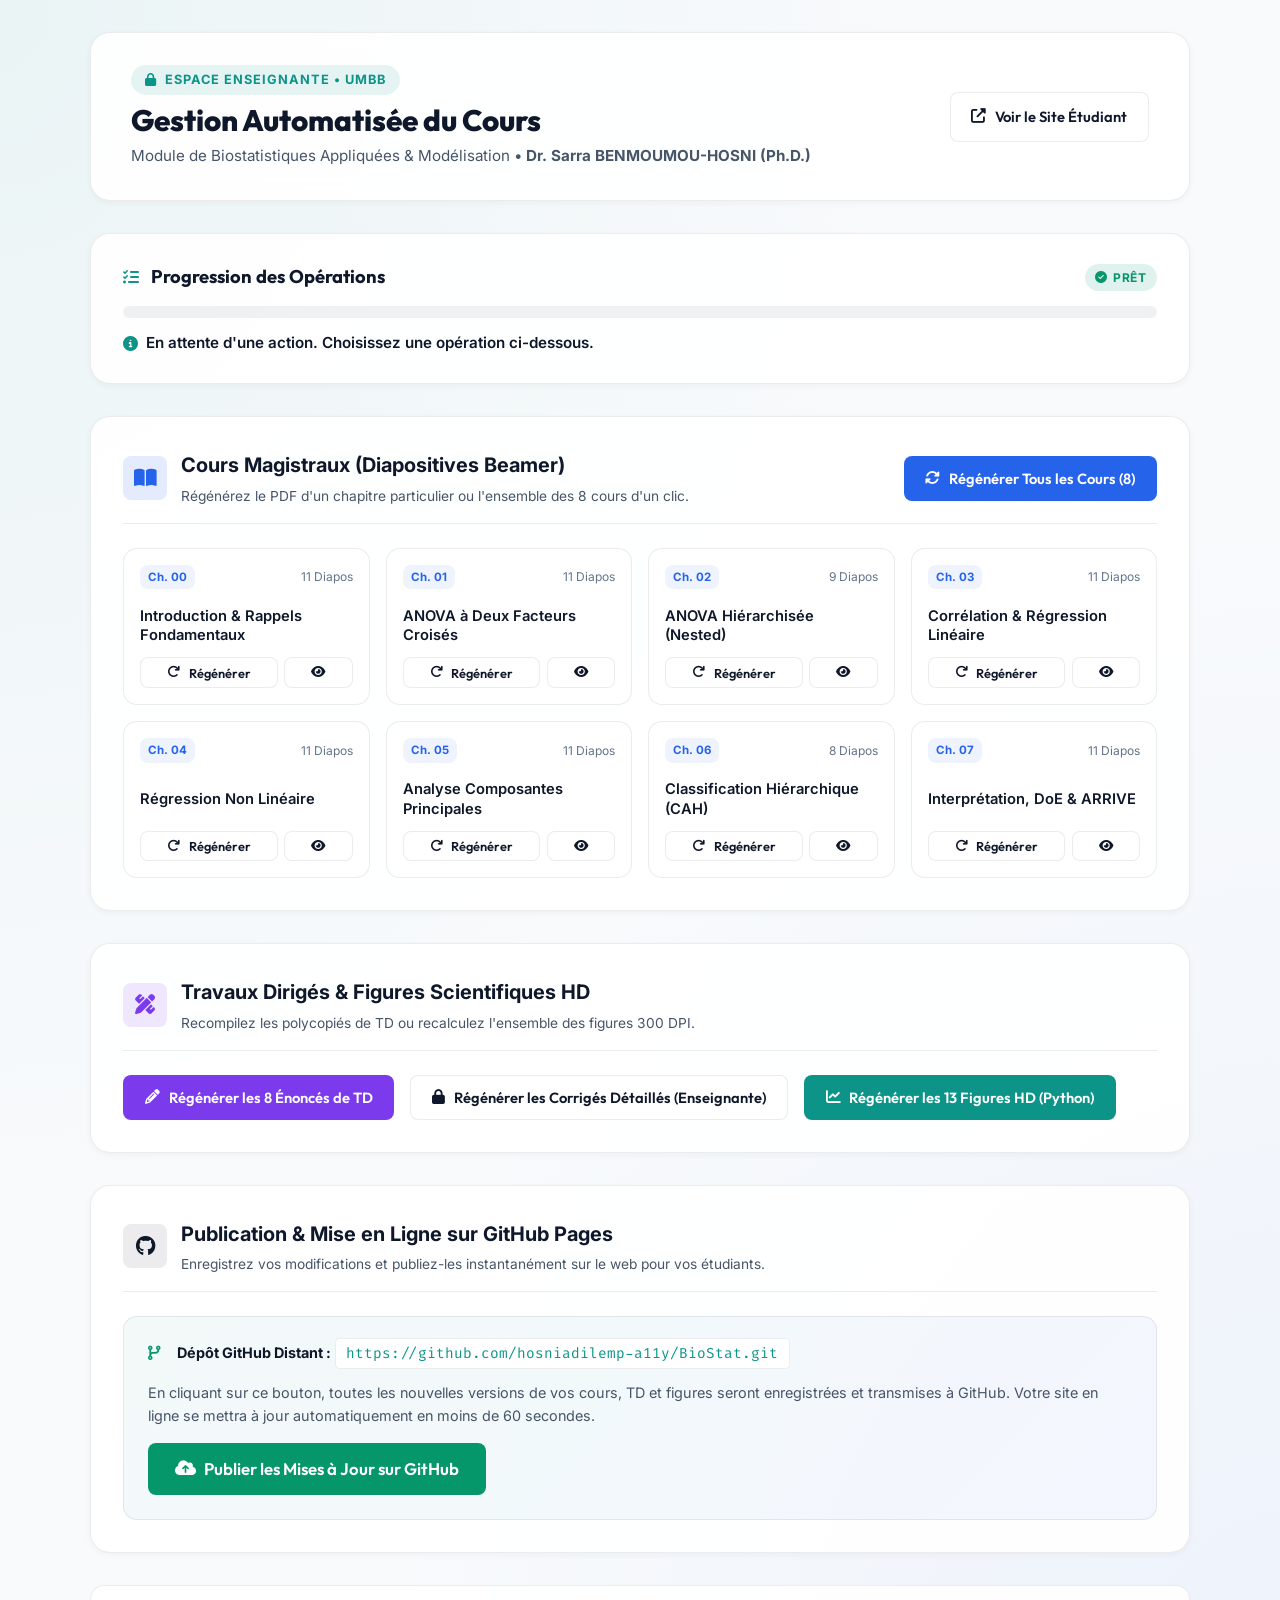
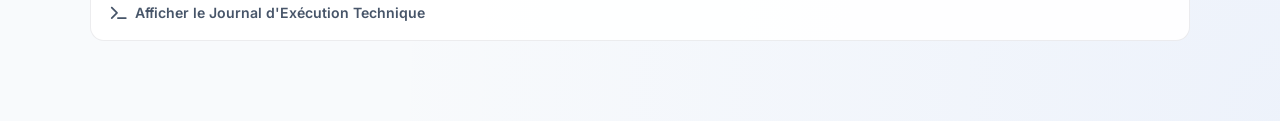
<file: gestion_cours.html>
<!DOCTYPE html>
<html lang="fr" data-theme="light">
<head>
  <meta charset="UTF-8">
  <meta name="viewport" content="width=device-width, initial-scale=1.0">
  <title>Tableau de Bord Enseignant — Gestion du Cours de Biostatistiques</title>
  
  <!-- Polices Google Typography -->
  <link rel="preconnect" href="https://fonts.googleapis.com">
  <link rel="preconnect" href="https://fonts.gstatic.com" crossorigin>
  <link href="https://fonts.googleapis.com/css2?family=Outfit:wght@300;400;500;600;700;800&family=Inter:wght@300;400;500;600;700&family=Fira+Code:wght@400;500&display=swap" rel="stylesheet">
  
  <!-- FontAwesome Icons -->
  <link rel="stylesheet" href="https://cdnjs.cloudflare.com/ajax/libs/font-awesome/6.4.0/css/all.min.css">
  
  <style>
    :root {
      --bg-primary: #f8fafc;
      --bg-secondary: #ffffff;
      --bg-card: rgba(255, 255, 255, 0.9);
      --border-color: rgba(15, 23, 42, 0.08);
      --border-glow: rgba(13, 148, 136, 0.25);
      
      --text-main: #0f172a;
      --text-muted: #475569;
      --text-dim: #64748b;
      
      --accent-teal: #0d9488;
      --accent-emerald: #059669;
      --accent-blue: #2563eb;
      --accent-violet: #7c3aed;
      --accent-amber: #d97706;
      --accent-cyan: #0891b2;
      --accent-crimson: #e11d48;
      
      --radius-sm: 8px;
      --radius-md: 14px;
      --radius-lg: 20px;
      --radius-full: 9999px;
      
      --shadow-sm: 0 2px 6px rgba(0, 0, 0, 0.04);
      --shadow-md: 0 10px 25px -5px rgba(15, 23, 42, 0.08);
      --shadow-lg: 0 20px 35px -10px rgba(15, 23, 42, 0.12);
      
      --transition: all 0.25s cubic-bezier(0.16, 1, 0.3, 1);
    }

    *, *::before, *::after {
      box-sizing: border-box;
      margin: 0;
      padding: 0;
    }

    body {
      font-family: 'Inter', sans-serif;
      background-color: var(--bg-primary);
      background-image: 
        radial-gradient(at 0% 0%, rgba(13, 148, 136, 0.06) 0px, transparent 50%),
        radial-gradient(at 100% 100%, rgba(37, 99, 235, 0.05) 0px, transparent 50%);
      color: var(--text-main);
      line-height: 1.6;
      min-height: 100vh;
      padding: 2rem 1.5rem 5rem;
    }

    .container {
      max-width: 1100px;
      margin: 0 auto;
    }

    /* En-tête */
    .admin-header {
      background: var(--bg-card);
      border: 1px solid var(--border-color);
      border-radius: var(--radius-lg);
      padding: 2rem 2.5rem;
      box-shadow: var(--shadow-sm);
      margin-bottom: 2rem;
      display: flex;
      justify-content: space-between;
      align-items: center;
      gap: 2rem;
      backdrop-filter: blur(16px);
    }

    .admin-badge {
      display: inline-flex;
      align-items: center;
      gap: 0.5rem;
      font-size: 0.8rem;
      font-weight: 700;
      text-transform: uppercase;
      letter-spacing: 0.08em;
      color: var(--accent-teal);
      background: rgba(13, 148, 136, 0.1);
      padding: 0.3rem 0.85rem;
      border-radius: var(--radius-full);
      margin-bottom: 0.5rem;
    }

    .admin-title {
      font-family: 'Outfit', sans-serif;
      font-size: 1.85rem;
      font-weight: 800;
      color: var(--text-main);
      line-height: 1.2;
      margin-bottom: 0.35rem;
    }

    .admin-subtitle {
      font-size: 0.95rem;
      color: var(--text-muted);
    }

    .admin-header-actions {
      display: flex;
      flex-direction: column;
      gap: 0.6rem;
      flex-shrink: 0;
    }

    /* Boutons */
    .btn {
      display: inline-flex;
      align-items: center;
      justify-content: center;
      gap: 0.55rem;
      padding: 0.75rem 1.3rem;
      border-radius: var(--radius-sm);
      font-family: 'Outfit', sans-serif;
      font-size: 0.92rem;
      font-weight: 600;
      cursor: pointer;
      transition: var(--transition);
      border: 1px solid transparent;
      text-decoration: none;
    }

    .btn:disabled {
      opacity: 0.6;
      cursor: not-allowed;
      transform: none !important;
    }

    .btn-teal { background: var(--accent-teal); color: white; }
    .btn-teal:hover:not(:disabled) { background: #0f766e; transform: translateY(-2px); box-shadow: 0 4px 14px rgba(13, 148, 136, 0.3); }

    .btn-blue { background: var(--accent-blue); color: white; }
    .btn-blue:hover:not(:disabled) { background: #1d4ed8; transform: translateY(-2px); box-shadow: 0 4px 14px rgba(37, 99, 235, 0.3); }

    .btn-emerald { background: var(--accent-emerald); color: white; }
    .btn-emerald:hover:not(:disabled) { background: #047857; transform: translateY(-2px); box-shadow: 0 4px 14px rgba(5, 150, 105, 0.3); }

    .btn-violet { background: var(--accent-violet); color: white; }
    .btn-violet:hover:not(:disabled) { background: #6d28d9; transform: translateY(-2px); box-shadow: 0 4px 14px rgba(124, 58, 237, 0.3); }

    .btn-outline { background: var(--bg-secondary); border-color: var(--border-color); color: var(--text-main); }
    .btn-outline:hover:not(:disabled) { border-color: var(--accent-teal); color: var(--accent-teal); transform: translateY(-2px); }

    /* Panneau de Statut & Progression Temps Réel */
    .progress-panel {
      background: var(--bg-card);
      border: 1px solid var(--border-color);
      border-radius: var(--radius-lg);
      padding: 1.75rem 2rem;
      box-shadow: var(--shadow-sm);
      margin-bottom: 2rem;
      transition: var(--transition);
    }

    .progress-panel.active-running {
      border-color: var(--accent-teal);
      box-shadow: 0 0 0 4px rgba(13, 148, 136, 0.12), var(--shadow-md);
    }

    .progress-panel-top {
      display: flex;
      justify-content: space-between;
      align-items: center;
      margin-bottom: 0.85rem;
    }

    .progress-title-group {
      display: flex;
      align-items: center;
      gap: 0.75rem;
    }

    .progress-title {
      font-family: 'Outfit', sans-serif;
      font-size: 1.15rem;
      font-weight: 700;
    }

    .status-pill {
      font-size: 0.75rem;
      font-weight: 700;
      text-transform: uppercase;
      letter-spacing: 0.05em;
      padding: 0.25rem 0.65rem;
      border-radius: var(--radius-full);
      display: inline-flex;
      align-items: center;
      gap: 0.35rem;
    }

    .pill-ready { background: rgba(5, 150, 105, 0.12); color: var(--accent-emerald); }
    .pill-running { background: rgba(37, 99, 235, 0.12); color: var(--accent-blue); animation: pulseSlow 1.5s infinite; }
    .pill-success { background: rgba(5, 150, 105, 0.18); color: var(--accent-emerald); }
    .pill-error { background: rgba(225, 29, 72, 0.12); color: var(--accent-crimson); }

    @keyframes pulseSlow {
      0%, 100% { opacity: 1; }
      50% { opacity: 0.6; }
    }

    .progress-bar-track {
      width: 100%;
      height: 12px;
      background: rgba(15, 23, 42, 0.06);
      border-radius: var(--radius-full);
      overflow: hidden;
      margin-bottom: 0.85rem;
      position: relative;
    }

    .progress-bar-fill {
      height: 100%;
      width: 0%;
      background: linear-gradient(90deg, var(--accent-teal), #0284c7);
      border-radius: var(--radius-full);
      transition: width 0.4s ease;
    }

    .progress-step-text {
      font-size: 0.95rem;
      font-weight: 600;
      color: var(--text-main);
      display: flex;
      align-items: center;
      gap: 0.5rem;
    }

    /* Grille des Sections */
    .dashboard-grid {
      display: grid;
      grid-template-columns: 1fr;
      gap: 2rem;
    }

    .admin-card {
      background: var(--bg-card);
      border: 1px solid var(--border-color);
      border-radius: var(--radius-lg);
      padding: 2rem;
      box-shadow: var(--shadow-sm);
    }

    .card-header-bar {
      display: flex;
      align-items: center;
      justify-content: space-between;
      margin-bottom: 1.5rem;
      padding-bottom: 1rem;
      border-bottom: 1px solid var(--border-color);
    }

    .card-title-group {
      display: flex;
      align-items: center;
      gap: 0.85rem;
    }

    .card-icon {
      width: 44px;
      height: 44px;
      border-radius: var(--radius-sm);
      display: flex;
      align-items: center;
      justify-content: center;
      font-size: 1.25rem;
    }

    .icon-cours { background: rgba(37, 99, 235, 0.12); color: var(--accent-blue); }
    .icon-td { background: rgba(124, 58, 237, 0.12); color: var(--accent-violet); }
    .icon-fig { background: rgba(13, 148, 136, 0.12); color: var(--accent-teal); }
    .icon-git { background: rgba(15, 23, 42, 0.08); color: var(--text-main); }

    .card-header-bar h3 {
      font-size: 1.25rem;
      margin-bottom: 0.2rem;
    }

    .card-header-bar p {
      font-size: 0.86rem;
      color: var(--text-muted);
    }

    /* Grille des Chapitres Individuels */
    .chapters-admin-grid {
      display: grid;
      grid-template-columns: repeat(auto-fill, minmax(240px, 1fr));
      gap: 1rem;
      margin-top: 1.25rem;
    }

    .chapter-admin-item {
      background: var(--bg-secondary);
      border: 1px solid var(--border-color);
      border-radius: var(--radius-md);
      padding: 1rem;
      display: flex;
      flex-direction: column;
      justify-content: space-between;
      gap: 0.75rem;
      transition: var(--transition);
    }

    .chapter-admin-item:hover {
      border-color: var(--border-glow);
      transform: translateY(-2px);
      box-shadow: var(--shadow-sm);
    }

    .ch-item-top {
      display: flex;
      align-items: center;
      justify-content: space-between;
    }

    .ch-item-badge {
      font-size: 0.72rem;
      font-weight: 700;
      color: var(--accent-blue);
      background: rgba(37, 99, 235, 0.08);
      padding: 0.2rem 0.5rem;
      border-radius: var(--radius-sm);
    }

    .ch-item-title {
      font-size: 0.92rem;
      font-weight: 600;
      line-height: 1.3;
      margin-top: 0.35rem;
    }

    .ch-item-actions {
      display: flex;
      gap: 0.4rem;
    }

    .btn-small {
      padding: 0.4rem 0.75rem;
      font-size: 0.8rem;
      border-radius: var(--radius-sm);
      font-weight: 600;
      flex-grow: 1;
      justify-content: center;
    }

    /* Boîte de Journalisation Déroulante */
    .log-details {
      margin-top: 2rem;
      background: var(--bg-card);
      border: 1px solid var(--border-color);
      border-radius: var(--radius-md);
      padding: 1rem 1.25rem;
    }

    .log-details summary {
      font-size: 0.88rem;
      font-weight: 600;
      color: var(--text-muted);
      cursor: pointer;
      display: flex;
      align-items: center;
      gap: 0.5rem;
    }

    .log-terminal {
      background: #090e1a;
      color: #38bdf8;
      font-family: 'Fira Code', monospace;
      font-size: 0.82rem;
      padding: 1rem;
      border-radius: var(--radius-sm);
      margin-top: 0.85rem;
      max-height: 220px;
      overflow-y: auto;
      white-space: pre-wrap;
      line-height: 1.5;
    }

    /* GitHub Section */
    .github-box {
      background: linear-gradient(135deg, rgba(13, 148, 136, 0.05), rgba(37, 99, 235, 0.05));
      border: 1px solid var(--border-color);
      border-radius: var(--radius-md);
      padding: 1.5rem;
      display: flex;
      flex-direction: column;
      gap: 1rem;
    }

    .github-meta {
      display: flex;
      align-items: center;
      gap: 1rem;
      font-size: 0.9rem;
    }

    .github-meta code {
      background: var(--bg-secondary);
      border: 1px solid var(--border-color);
      padding: 0.3rem 0.65rem;
      border-radius: 4px;
      font-family: 'Fira Code', monospace;
      color: var(--accent-teal);
    }

    @media (max-width: 768px) {
      .admin-header {
        flex-direction: column;
        align-items: flex-start;
      }
      .card-header-bar {
        flex-direction: column;
        align-items: flex-start;
        gap: 1rem;
      }
      .chapters-admin-grid {
        grid-template-columns: 1fr;
      }
    }
  </style>
</head>
<body>

  <div class="container">

    <!-- En-Tête -->
    <header class="admin-header">
      <div class="admin-header-main">
        <span class="admin-badge"><i class="fas fa-lock"></i> Espace Enseignante • UMBB</span>
        <h1 class="admin-title">Gestion Automatisée du Cours</h1>
        <p class="admin-subtitle">Module de Biostatistiques Appliquées & Modélisation • <strong>Dr. Sarra BENMOUMOU-HOSNI (Ph.D.)</strong></p>
      </div>

      <div class="admin-header-actions">
        <a href="website/index.html" target="_blank" class="btn btn-outline" title="Ouvrir le portail étudiant dans un nouvel onglet">
          <i class="fas fa-external-link-alt"></i> Voir le Site Étudiant
        </a>
      </div>
    </header>

    <!-- Panneau de Suivi de Progression en Direct -->
    <div id="progressPanel" class="progress-panel">
      <div class="progress-panel-top">
        <div class="progress-title-group">
          <i class="fas fa-tasks" style="color: var(--accent-teal);"></i>
          <span class="progress-title">Progression des Opérations</span>
        </div>
        <span id="statusPill" class="status-pill pill-ready"><i class="fas fa-check-circle"></i> Prêt</span>
      </div>

      <div class="progress-bar-track">
        <div id="progressBarFill" class="progress-bar-fill"></div>
      </div>

      <div id="progressStepText" class="progress-step-text">
        <i class="fas fa-info-circle" style="color: var(--accent-teal);"></i> En attente d'une action. Choisissez une opération ci-dessous.
      </div>
    </div>

    <!-- Grille des Outils d'Administration -->
    <div class="dashboard-grid">

      <!-- ==========================================
           1. COURS MAGISTRAUX (BEAMER 16:9)
           ========================================== -->
      <section class="admin-card">
        <div class="card-header-bar">
          <div class="card-title-group">
            <div class="card-icon icon-cours"><i class="fas fa-book-open"></i></div>
            <div>
              <h3>Cours Magistraux (Diapositives Beamer)</h3>
              <p>Régénérez le PDF d'un chapitre particulier ou l'ensemble des 8 cours d'un clic.</p>
            </div>
          </div>
          <button id="btnCompileAllCourses" class="btn btn-blue" onclick="triggerAction('compile_all_courses')">
            <i class="fas fa-sync-alt"></i> Régénérer Tous les Cours (8)
          </button>
        </div>

        <div class="chapters-admin-grid">
          <!-- Ch 00 -->
          <div class="chapter-admin-item">
            <div class="ch-item-top">
              <span class="ch-item-badge">Ch. 00</span>
              <span style="font-size: 0.75rem; color: var(--text-dim);">11 Diapos</span>
            </div>
            <div class="ch-item-title">Introduction & Rappels Fondamentaux</div>
            <div class="ch-item-actions">
              <button class="btn btn-small btn-outline" onclick="triggerAction('compile_course', {chapter: '00'})">
                <i class="fas fa-redo"></i> Régénérer
              </button>
              <a href="courses_pdf/Chapitre_00_Introduction_Biostatistiques.pdf" target="_blank" class="btn btn-small btn-outline" title="Ouvrir le PDF">
                <i class="fas fa-eye"></i>
              </a>
            </div>
          </div>

          <!-- Ch 01 -->
          <div class="chapter-admin-item">
            <div class="ch-item-top">
              <span class="ch-item-badge">Ch. 01</span>
              <span style="font-size: 0.75rem; color: var(--text-dim);">11 Diapos</span>
            </div>
            <div class="ch-item-title">ANOVA à Deux Facteurs Croisés</div>
            <div class="ch-item-actions">
              <button class="btn btn-small btn-outline" onclick="triggerAction('compile_course', {chapter: '01'})">
                <i class="fas fa-redo"></i> Régénérer
              </button>
              <a href="courses_pdf/Chapitre_01_ANOVA_Croisee.pdf" target="_blank" class="btn btn-small btn-outline" title="Ouvrir le PDF">
                <i class="fas fa-eye"></i>
              </a>
            </div>
          </div>

          <!-- Ch 02 -->
          <div class="chapter-admin-item">
            <div class="ch-item-top">
              <span class="ch-item-badge">Ch. 02</span>
              <span style="font-size: 0.75rem; color: var(--text-dim);">9 Diapos</span>
            </div>
            <div class="ch-item-title">ANOVA Hiérarchisée (Nested)</div>
            <div class="ch-item-actions">
              <button class="btn btn-small btn-outline" onclick="triggerAction('compile_course', {chapter: '02'})">
                <i class="fas fa-redo"></i> Régénérer
              </button>
              <a href="courses_pdf/Chapitre_02_ANOVA_Hierarchisee.pdf" target="_blank" class="btn btn-small btn-outline" title="Ouvrir le PDF">
                <i class="fas fa-eye"></i>
              </a>
            </div>
          </div>

          <!-- Ch 03 -->
          <div class="chapter-admin-item">
            <div class="ch-item-top">
              <span class="ch-item-badge">Ch. 03</span>
              <span style="font-size: 0.75rem; color: var(--text-dim);">11 Diapos</span>
            </div>
            <div class="ch-item-title">Corrélation & Régression Linéaire</div>
            <div class="ch-item-actions">
              <button class="btn btn-small btn-outline" onclick="triggerAction('compile_course', {chapter: '03'})">
                <i class="fas fa-redo"></i> Régénérer
              </button>
              <a href="courses_pdf/Chapitre_03_Regression_Lineaire.pdf" target="_blank" class="btn btn-small btn-outline" title="Ouvrir le PDF">
                <i class="fas fa-eye"></i>
              </a>
            </div>
          </div>

          <!-- Ch 04 -->
          <div class="chapter-admin-item">
            <div class="ch-item-top">
              <span class="ch-item-badge">Ch. 04</span>
              <span style="font-size: 0.75rem; color: var(--text-dim);">11 Diapos</span>
            </div>
            <div class="ch-item-title">Régression Non Linéaire</div>
            <div class="ch-item-actions">
              <button class="btn btn-small btn-outline" onclick="triggerAction('compile_course', {chapter: '04'})">
                <i class="fas fa-redo"></i> Régénérer
              </button>
              <a href="courses_pdf/Chapitre_04_Regression_Non_Lineaire.pdf" target="_blank" class="btn btn-small btn-outline" title="Ouvrir le PDF">
                <i class="fas fa-eye"></i>
              </a>
            </div>
          </div>

          <!-- Ch 05 -->
          <div class="chapter-admin-item">
            <div class="ch-item-top">
              <span class="ch-item-badge">Ch. 05</span>
              <span style="font-size: 0.75rem; color: var(--text-dim);">11 Diapos</span>
            </div>
            <div class="ch-item-title">Analyse Composantes Principales</div>
            <div class="ch-item-actions">
              <button class="btn btn-small btn-outline" onclick="triggerAction('compile_course', {chapter: '05'})">
                <i class="fas fa-redo"></i> Régénérer
              </button>
              <a href="courses_pdf/Chapitre_05_ACP.pdf" target="_blank" class="btn btn-small btn-outline" title="Ouvrir le PDF">
                <i class="fas fa-eye"></i>
              </a>
            </div>
          </div>

          <!-- Ch 06 -->
          <div class="chapter-admin-item">
            <div class="ch-item-top">
              <span class="ch-item-badge">Ch. 06</span>
              <span style="font-size: 0.75rem; color: var(--text-dim);">8 Diapos</span>
            </div>
            <div class="ch-item-title">Classification Hiérarchique (CAH)</div>
            <div class="ch-item-actions">
              <button class="btn btn-small btn-outline" onclick="triggerAction('compile_course', {chapter: '06'})">
                <i class="fas fa-redo"></i> Régénérer
              </button>
              <a href="courses_pdf/Chapitre_06_CAH.pdf" target="_blank" class="btn btn-small btn-outline" title="Ouvrir le PDF">
                <i class="fas fa-eye"></i>
              </a>
            </div>
          </div>

          <!-- Ch 07 -->
          <div class="chapter-admin-item">
            <div class="ch-item-top">
              <span class="ch-item-badge">Ch. 07</span>
              <span style="font-size: 0.75rem; color: var(--text-dim);">11 Diapos</span>
            </div>
            <div class="ch-item-title">Interprétation, DoE & ARRIVE</div>
            <div class="ch-item-actions">
              <button class="btn btn-small btn-outline" onclick="triggerAction('compile_course', {chapter: '07'})">
                <i class="fas fa-redo"></i> Régénérer
              </button>
              <a href="courses_pdf/Chapitre_07_Interpretation_Analyse.pdf" target="_blank" class="btn btn-small btn-outline" title="Ouvrir le PDF">
                <i class="fas fa-eye"></i>
              </a>
            </div>
          </div>
        </div>
      </section>

      <!-- ==========================================
           2. TRAVAUX DIRIGÉS (TD) & FIGURES
           ========================================== -->
      <section class="admin-card">
        <div class="card-header-bar">
          <div class="card-title-group">
            <div class="card-icon icon-td"><i class="fas fa-pencil-ruler"></i></div>
            <div>
              <h3>Travaux Dirigés & Figures Scientifiques HD</h3>
              <p>Recompilez les polycopiés de TD ou recalculez l'ensemble des figures 300 DPI.</p>
            </div>
          </div>
        </div>

        <div style="display: flex; flex-wrap: wrap; gap: 1rem;">
          <button class="btn btn-violet" onclick="triggerAction('compile_td', {type: 'enonces'})">
            <i class="fas fa-pencil-alt"></i> Régénérer les 8 Énoncés de TD
          </button>
          <button class="btn btn-outline" onclick="triggerAction('compile_td', {type: 'corriges'})" title="Pour usage personnel de l'enseignante">
            <i class="fas fa-lock"></i> Régénérer les Corrigés Détaillés (Enseignante)
          </button>
          <button class="btn btn-teal" onclick="triggerAction('generate_figures')">
            <i class="fas fa-chart-line"></i> Régénérer les 13 Figures HD (Python)
          </button>
        </div>
      </section>

      <!-- ==========================================
           3. PUBLICATION SUR GITHUB
           ========================================== -->
      <section class="admin-card">
        <div class="card-header-bar">
          <div class="card-title-group">
            <div class="card-icon icon-git"><i class="fab fa-github"></i></div>
            <div>
              <h3>Publication & Mise en Ligne sur GitHub Pages</h3>
              <p>Enregistrez vos modifications et publiez-les instantanément sur le web pour vos étudiants.</p>
            </div>
          </div>
        </div>

        <div class="github-box">
          <div class="github-meta">
            <i class="fas fa-code-branch" style="color: var(--accent-emerald);"></i>
            <div>
              <strong>Dépôt GitHub Distant :</strong>
              <code>https://github.com/hosniadilemp-a11y/BioStat.git</code>
            </div>
          </div>

          <p style="font-size: 0.9rem; color: var(--text-muted);">
            En cliquant sur ce bouton, toutes les nouvelles versions de vos cours, TD et figures seront enregistrées et transmises à GitHub. Votre site en ligne se mettra à jour automatiquement en moins de 60 secondes.
          </p>

          <div>
            <button id="btnPublishGithub" class="btn btn-emerald" style="font-size: 1.05rem; padding: 0.9rem 1.6rem;" onclick="triggerAction('publish_github')">
              <i class="fas fa-cloud-upload-alt"></i> Publier les Mises à Jour sur GitHub
            </button>
          </div>
        </div>
      </section>

    </div>

    <!-- Journal d'Activité Déroulant (Détails Techniques) -->
    <details class="log-details">
      <summary><i class="fas fa-terminal"></i> Afficher le Journal d'Exécution Technique</summary>
      <div id="logTerminal" class="log-terminal">Système de gestion initialisé. Prêt.</div>
    </details>

  </div>

  <script>
    // Variables d'état
    let isActionRunning = false;

    function logMessage(msg) {
      const term = document.getElementById("logTerminal");
      const timestamp = new Date().toLocaleTimeString();
      term.textContent += `\n[${timestamp}] ${msg}`;
      term.scrollTop = term.scrollHeight;
    }

    function setProgress(percent, stepText, statusType = "running") {
      const panel = document.getElementById("progressPanel");
      const bar = document.getElementById("progressBarFill");
      const text = document.getElementById("progressStepText");
      const pill = document.getElementById("statusPill");

      bar.style.width = `${percent}%`;
      text.innerHTML = stepText;

      if (statusType === "running") {
        panel.classList.add("active-running");
        pill.className = "status-pill pill-running";
        pill.innerHTML = `<i class="fas fa-spinner fa-spin"></i> En cours (${percent}%)`;
      } else if (statusType === "success") {
        panel.classList.remove("active-running");
        pill.className = "status-pill pill-success";
        pill.innerHTML = `<i class="fas fa-check-circle"></i> Succès (100%)`;
      } else if (statusType === "error") {
        panel.classList.remove("active-running");
        pill.className = "status-pill pill-error";
        pill.innerHTML = `<i class="fas fa-exclamation-triangle"></i> Erreur`;
      } else {
        panel.classList.remove("active-running");
        pill.className = "status-pill pill-ready";
        pill.innerHTML = `<i class="fas fa-check-circle"></i> Prêt`;
      }
    }

    async function triggerAction(action, payload = {}) {
      if (isActionRunning) {
        alert("Une opération est déjà en cours d'exécution. Veuillez patienter.");
        return;
      }

      isActionRunning = true;
      disableAllButtons(true);

      if (action === "compile_course") {
        setProgress(20, `<i class="fas fa-spinner fa-spin"></i> Compilation Beamer du Chapitre ${payload.chapter}...`);
        logMessage(`Début de la régénération du Chapitre ${payload.chapter}...`);
      } else if (action === "compile_all_courses") {
        setProgress(15, `<i class="fas fa-spinner fa-spin"></i> Régénération de l'ensemble des 8 cours Beamer...`);
        logMessage(`Démarrage de la compilation complète des 8 cours...`);
      } else if (action === "compile_td") {
        setProgress(25, `<i class="fas fa-spinner fa-spin"></i> Compilation des séries de Travaux Dirigés (${payload.type})...`);
        logMessage(`Compilation des TD (${payload.type})...`);
      } else if (action === "generate_figures") {
        setProgress(30, `<i class="fas fa-spinner fa-spin"></i> Calcul et tracé des 13 figures scientifiques 300 DPI...`);
        logMessage(`Exécution du script Python de génération des graphiques scientifiques...`);
      } else if (action === "publish_github") {
        setProgress(20, `<i class="fas fa-spinner fa-spin"></i> Étape 1/3 : Enregistrement de vos modifications locales...`);
        logMessage(`Préparation de la publication sur GitHub...`);
      }

      try {
        const response = await fetch(`/api/${action}`, {
          method: "POST",
          headers: { "Content-Type": "application/json" },
          body: JSON.stringify(payload)
        });

        const data = await response.json();

        if (data.success) {
          setProgress(100, `<i class="fas fa-check-circle" style="color: var(--accent-emerald);"></i> ${data.message}`, "success");
          logMessage(`SUCCÈS : ${data.message}`);
          if (data.details) logMessage(data.details);
        } else {
          setProgress(100, `<i class="fas fa-times-circle" style="color: var(--accent-crimson);"></i> ${data.message}`, "error");
          logMessage(`ERREUR : ${data.message}`);
          if (data.details) logMessage(data.details);
        }
      } catch (err) {
        setProgress(100, `<i class="fas fa-times-circle" style="color: var(--accent-crimson);"></i> Erreur de communication avec le serveur local.`, "error");
        logMessage(`Erreur de connexion : ${err.message}`);
      } finally {
        isActionRunning = false;
        disableAllButtons(false);
      }
    }

    function disableAllButtons(disabled) {
      document.querySelectorAll("button").forEach(btn => {
        btn.disabled = disabled;
      });
    }
  </script>
</body>
</html>
</file>
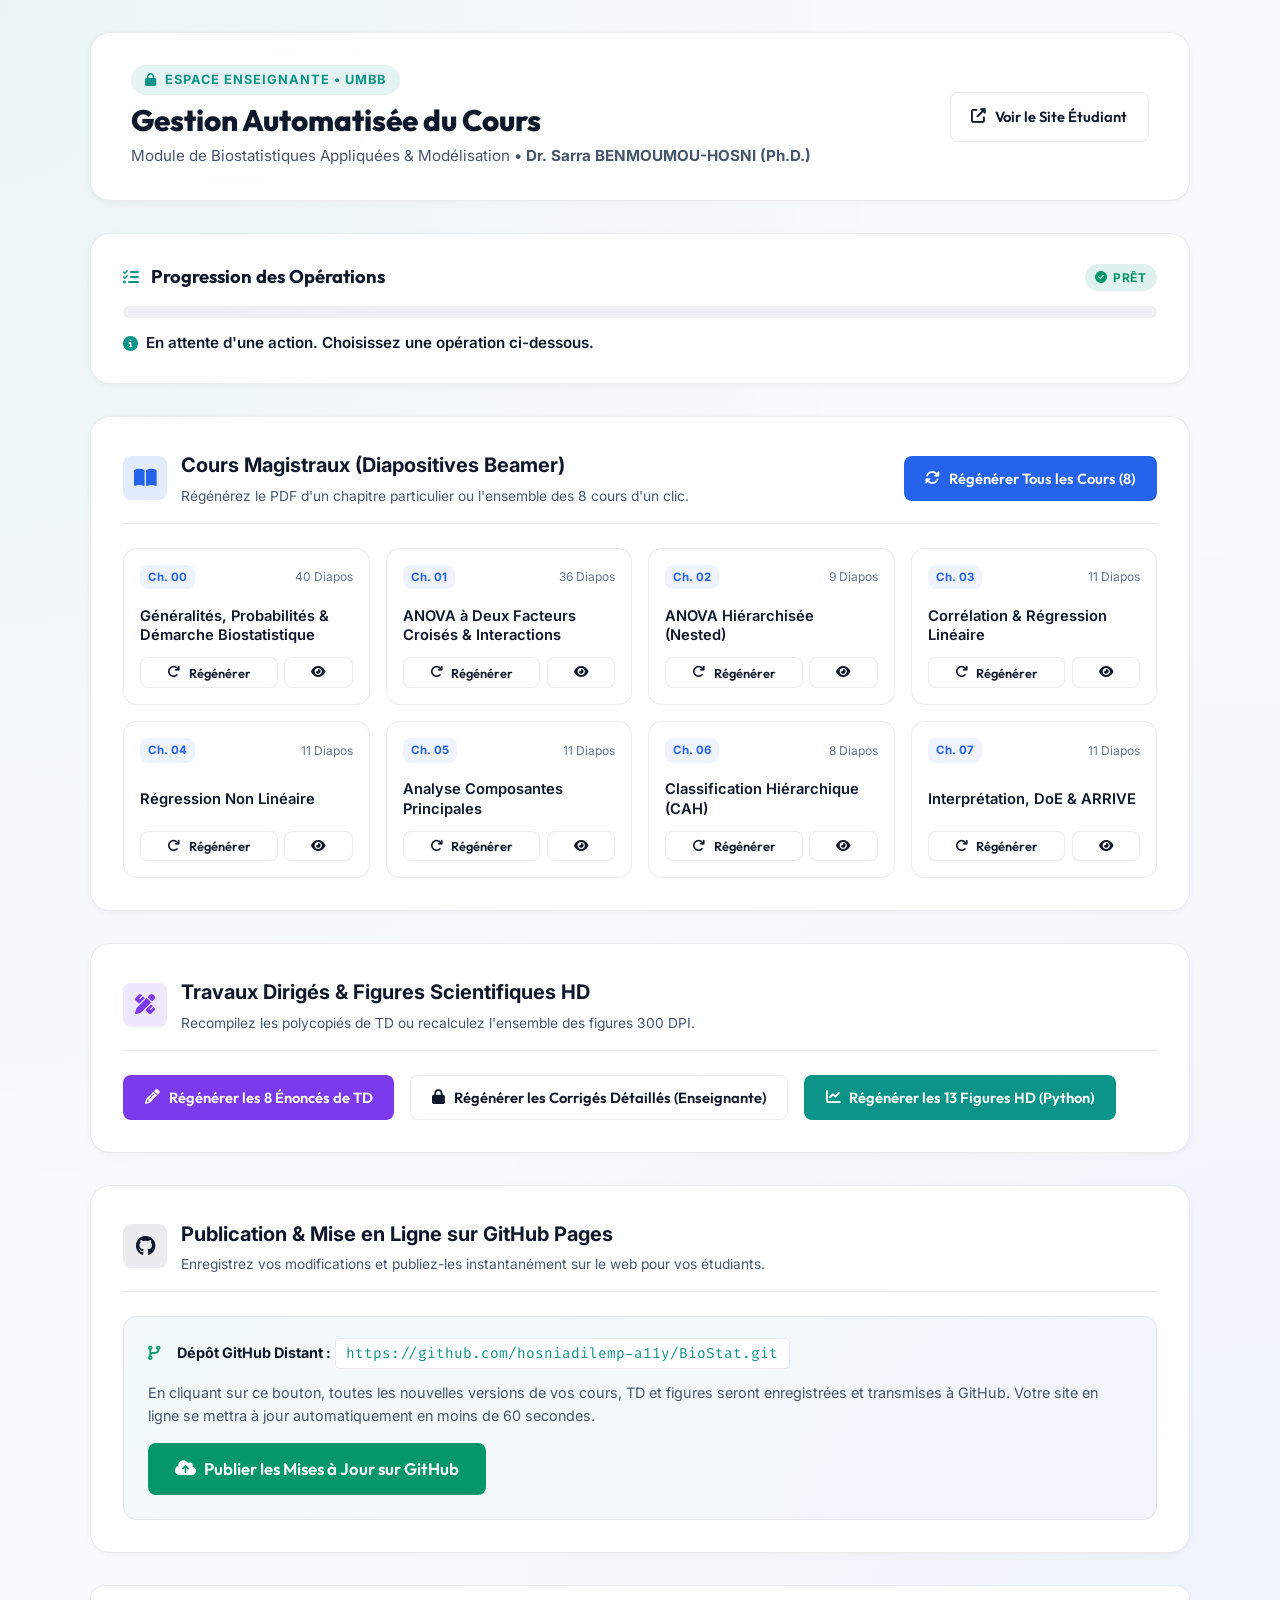
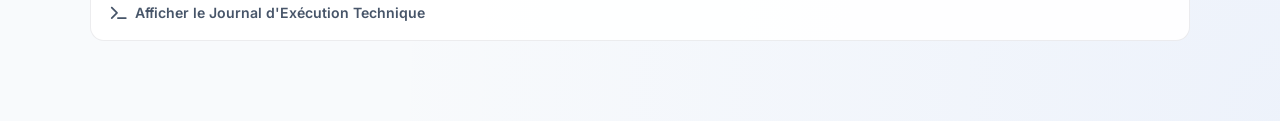
<file: admin/gestion_cours.html>
<!DOCTYPE html>
<html lang="fr" data-theme="light">
<head>
  <meta charset="UTF-8">
  <meta name="viewport" content="width=device-width, initial-scale=1.0">
  <title>Tableau de Bord Enseignant — Gestion du Cours de Biostatistiques</title>
  
  <!-- Polices Google Typography -->
  <link rel="preconnect" href="https://fonts.googleapis.com">
  <link rel="preconnect" href="https://fonts.gstatic.com" crossorigin>
  <link href="https://fonts.googleapis.com/css2?family=Outfit:wght@300;400;500;600;700;800&family=Inter:wght@300;400;500;600;700&family=Fira+Code:wght@400;500&display=swap" rel="stylesheet">
  
  <!-- FontAwesome Icons -->
  <link rel="stylesheet" href="https://cdnjs.cloudflare.com/ajax/libs/font-awesome/6.4.0/css/all.min.css">
  
  <style>
    :root {
      --bg-primary: #f8fafc;
      --bg-secondary: #ffffff;
      --bg-card: rgba(255, 255, 255, 0.9);
      --border-color: rgba(15, 23, 42, 0.08);
      --border-glow: rgba(13, 148, 136, 0.25);
      
      --text-main: #0f172a;
      --text-muted: #475569;
      --text-dim: #64748b;
      
      --accent-teal: #0d9488;
      --accent-emerald: #059669;
      --accent-blue: #2563eb;
      --accent-violet: #7c3aed;
      --accent-amber: #d97706;
      --accent-cyan: #0891b2;
      --accent-crimson: #e11d48;
      
      --radius-sm: 8px;
      --radius-md: 14px;
      --radius-lg: 20px;
      --radius-full: 9999px;
      
      --shadow-sm: 0 2px 6px rgba(0, 0, 0, 0.04);
      --shadow-md: 0 10px 25px -5px rgba(15, 23, 42, 0.08);
      --shadow-lg: 0 20px 35px -10px rgba(15, 23, 42, 0.12);
      
      --transition: all 0.25s cubic-bezier(0.16, 1, 0.3, 1);
    }

    *, *::before, *::after {
      box-sizing: border-box;
      margin: 0;
      padding: 0;
    }

    body {
      font-family: 'Inter', sans-serif;
      background-color: var(--bg-primary);
      background-image: 
        radial-gradient(at 0% 0%, rgba(13, 148, 136, 0.06) 0px, transparent 50%),
        radial-gradient(at 100% 100%, rgba(37, 99, 235, 0.05) 0px, transparent 50%);
      color: var(--text-main);
      line-height: 1.6;
      min-height: 100vh;
      padding: 2rem 1.5rem 5rem;
    }

    .container {
      max-width: 1100px;
      margin: 0 auto;
    }

    /* En-tête */
    .admin-header {
      background: var(--bg-card);
      border: 1px solid var(--border-color);
      border-radius: var(--radius-lg);
      padding: 2rem 2.5rem;
      box-shadow: var(--shadow-sm);
      margin-bottom: 2rem;
      display: flex;
      justify-content: space-between;
      align-items: center;
      gap: 2rem;
      backdrop-filter: blur(16px);
    }

    .admin-badge {
      display: inline-flex;
      align-items: center;
      gap: 0.5rem;
      font-size: 0.8rem;
      font-weight: 700;
      text-transform: uppercase;
      letter-spacing: 0.08em;
      color: var(--accent-teal);
      background: rgba(13, 148, 136, 0.1);
      padding: 0.3rem 0.85rem;
      border-radius: var(--radius-full);
      margin-bottom: 0.5rem;
    }

    .admin-title {
      font-family: 'Outfit', sans-serif;
      font-size: 1.85rem;
      font-weight: 800;
      color: var(--text-main);
      line-height: 1.2;
      margin-bottom: 0.35rem;
    }

    .admin-subtitle {
      font-size: 0.95rem;
      color: var(--text-muted);
    }

    .admin-header-actions {
      display: flex;
      flex-direction: column;
      gap: 0.6rem;
      flex-shrink: 0;
    }

    /* Boutons */
    .btn {
      display: inline-flex;
      align-items: center;
      justify-content: center;
      gap: 0.55rem;
      padding: 0.75rem 1.3rem;
      border-radius: var(--radius-sm);
      font-family: 'Outfit', sans-serif;
      font-size: 0.92rem;
      font-weight: 600;
      cursor: pointer;
      transition: var(--transition);
      border: 1px solid transparent;
      text-decoration: none;
    }

    .btn:disabled {
      opacity: 0.6;
      cursor: not-allowed;
      transform: none !important;
    }

    .btn-teal { background: var(--accent-teal); color: white; }
    .btn-teal:hover:not(:disabled) { background: #0f766e; transform: translateY(-2px); box-shadow: 0 4px 14px rgba(13, 148, 136, 0.3); }

    .btn-blue { background: var(--accent-blue); color: white; }
    .btn-blue:hover:not(:disabled) { background: #1d4ed8; transform: translateY(-2px); box-shadow: 0 4px 14px rgba(37, 99, 235, 0.3); }

    .btn-emerald { background: var(--accent-emerald); color: white; }
    .btn-emerald:hover:not(:disabled) { background: #047857; transform: translateY(-2px); box-shadow: 0 4px 14px rgba(5, 150, 105, 0.3); }

    .btn-violet { background: var(--accent-violet); color: white; }
    .btn-violet:hover:not(:disabled) { background: #6d28d9; transform: translateY(-2px); box-shadow: 0 4px 14px rgba(124, 58, 237, 0.3); }

    .btn-outline { background: var(--bg-secondary); border-color: var(--border-color); color: var(--text-main); }
    .btn-outline:hover:not(:disabled) { border-color: var(--accent-teal); color: var(--accent-teal); transform: translateY(-2px); }

    /* Panneau de Statut & Progression Temps Réel */
    .progress-panel {
      background: var(--bg-card);
      border: 1px solid var(--border-color);
      border-radius: var(--radius-lg);
      padding: 1.75rem 2rem;
      box-shadow: var(--shadow-sm);
      margin-bottom: 2rem;
      transition: var(--transition);
    }

    .progress-panel.active-running {
      border-color: var(--accent-teal);
      box-shadow: 0 0 0 4px rgba(13, 148, 136, 0.12), var(--shadow-md);
    }

    .progress-panel-top {
      display: flex;
      justify-content: space-between;
      align-items: center;
      margin-bottom: 0.85rem;
    }

    .progress-title-group {
      display: flex;
      align-items: center;
      gap: 0.75rem;
    }

    .progress-title {
      font-family: 'Outfit', sans-serif;
      font-size: 1.15rem;
      font-weight: 700;
    }

    .status-pill {
      font-size: 0.75rem;
      font-weight: 700;
      text-transform: uppercase;
      letter-spacing: 0.05em;
      padding: 0.25rem 0.65rem;
      border-radius: var(--radius-full);
      display: inline-flex;
      align-items: center;
      gap: 0.35rem;
    }

    .pill-ready { background: rgba(5, 150, 105, 0.12); color: var(--accent-emerald); }
    .pill-running { background: rgba(37, 99, 235, 0.12); color: var(--accent-blue); animation: pulseSlow 1.5s infinite; }
    .pill-success { background: rgba(5, 150, 105, 0.18); color: var(--accent-emerald); }
    .pill-error { background: rgba(225, 29, 72, 0.12); color: var(--accent-crimson); }

    @keyframes pulseSlow {
      0%, 100% { opacity: 1; }
      50% { opacity: 0.6; }
    }

    .progress-bar-track {
      width: 100%;
      height: 12px;
      background: rgba(15, 23, 42, 0.06);
      border-radius: var(--radius-full);
      overflow: hidden;
      margin-bottom: 0.85rem;
      position: relative;
    }

    .progress-bar-fill {
      height: 100%;
      width: 0%;
      background: linear-gradient(90deg, var(--accent-teal), #0284c7);
      border-radius: var(--radius-full);
      transition: width 0.4s ease;
    }

    .progress-step-text {
      font-size: 0.95rem;
      font-weight: 600;
      color: var(--text-main);
      display: flex;
      align-items: center;
      gap: 0.5rem;
    }

    /* Grille des Sections */
    .dashboard-grid {
      display: grid;
      grid-template-columns: 1fr;
      gap: 2rem;
    }

    .admin-card {
      background: var(--bg-card);
      border: 1px solid var(--border-color);
      border-radius: var(--radius-lg);
      padding: 2rem;
      box-shadow: var(--shadow-sm);
    }

    .card-header-bar {
      display: flex;
      align-items: center;
      justify-content: space-between;
      margin-bottom: 1.5rem;
      padding-bottom: 1rem;
      border-bottom: 1px solid var(--border-color);
    }

    .card-title-group {
      display: flex;
      align-items: center;
      gap: 0.85rem;
    }

    .card-icon {
      width: 44px;
      height: 44px;
      border-radius: var(--radius-sm);
      display: flex;
      align-items: center;
      justify-content: center;
      font-size: 1.25rem;
    }

    .icon-cours { background: rgba(37, 99, 235, 0.12); color: var(--accent-blue); }
    .icon-td { background: rgba(124, 58, 237, 0.12); color: var(--accent-violet); }
    .icon-fig { background: rgba(13, 148, 136, 0.12); color: var(--accent-teal); }
    .icon-git { background: rgba(15, 23, 42, 0.08); color: var(--text-main); }

    .card-header-bar h3 {
      font-size: 1.25rem;
      margin-bottom: 0.2rem;
    }

    .card-header-bar p {
      font-size: 0.86rem;
      color: var(--text-muted);
    }

    /* Grille des Chapitres Individuels */
    .chapters-admin-grid {
      display: grid;
      grid-template-columns: repeat(auto-fill, minmax(240px, 1fr));
      gap: 1rem;
      margin-top: 1.25rem;
    }

    .chapter-admin-item {
      background: var(--bg-secondary);
      border: 1px solid var(--border-color);
      border-radius: var(--radius-md);
      padding: 1rem;
      display: flex;
      flex-direction: column;
      justify-content: space-between;
      gap: 0.75rem;
      transition: var(--transition);
    }

    .chapter-admin-item:hover {
      border-color: var(--border-glow);
      transform: translateY(-2px);
      box-shadow: var(--shadow-sm);
    }

    .ch-item-top {
      display: flex;
      align-items: center;
      justify-content: space-between;
    }

    .ch-item-badge {
      font-size: 0.72rem;
      font-weight: 700;
      color: var(--accent-blue);
      background: rgba(37, 99, 235, 0.08);
      padding: 0.2rem 0.5rem;
      border-radius: var(--radius-sm);
    }

    .ch-item-title {
      font-size: 0.92rem;
      font-weight: 600;
      line-height: 1.3;
      margin-top: 0.35rem;
    }

    .ch-item-actions {
      display: flex;
      gap: 0.4rem;
    }

    .btn-small {
      padding: 0.4rem 0.75rem;
      font-size: 0.8rem;
      border-radius: var(--radius-sm);
      font-weight: 600;
      flex-grow: 1;
      justify-content: center;
    }

    /* Boîte de Journalisation Déroulante */
    .log-details {
      margin-top: 2rem;
      background: var(--bg-card);
      border: 1px solid var(--border-color);
      border-radius: var(--radius-md);
      padding: 1rem 1.25rem;
    }

    .log-details summary {
      font-size: 0.88rem;
      font-weight: 600;
      color: var(--text-muted);
      cursor: pointer;
      display: flex;
      align-items: center;
      gap: 0.5rem;
    }

    .log-terminal {
      background: #090e1a;
      color: #38bdf8;
      font-family: 'Fira Code', monospace;
      font-size: 0.82rem;
      padding: 1rem;
      border-radius: var(--radius-sm);
      margin-top: 0.85rem;
      max-height: 220px;
      overflow-y: auto;
      white-space: pre-wrap;
      line-height: 1.5;
    }

    /* GitHub Section */
    .github-box {
      background: linear-gradient(135deg, rgba(13, 148, 136, 0.05), rgba(37, 99, 235, 0.05));
      border: 1px solid var(--border-color);
      border-radius: var(--radius-md);
      padding: 1.5rem;
      display: flex;
      flex-direction: column;
      gap: 1rem;
    }

    .github-meta {
      display: flex;
      align-items: center;
      gap: 1rem;
      font-size: 0.9rem;
    }

    .github-meta code {
      background: var(--bg-secondary);
      border: 1px solid var(--border-color);
      padding: 0.3rem 0.65rem;
      border-radius: 4px;
      font-family: 'Fira Code', monospace;
      color: var(--accent-teal);
    }

    @media (max-width: 768px) {
      .admin-header {
        flex-direction: column;
        align-items: flex-start;
      }
      .card-header-bar {
        flex-direction: column;
        align-items: flex-start;
        gap: 1rem;
      }
      .chapters-admin-grid {
        grid-template-columns: 1fr;
      }
    }
  </style>
</head>
<body>

  <div class="container">

    <!-- En-Tête -->
    <header class="admin-header">
      <div class="admin-header-main">
        <span class="admin-badge"><i class="fas fa-lock"></i> Espace Enseignante • UMBB</span>
        <h1 class="admin-title">Gestion Automatisée du Cours</h1>
        <p class="admin-subtitle">Module de Biostatistiques Appliquées & Modélisation • <strong>Dr. Sarra BENMOUMOU-HOSNI (Ph.D.)</strong></p>
      </div>

      <div class="admin-header-actions">
        <a href="website/index.html" target="_blank" class="btn btn-outline" title="Ouvrir le portail étudiant dans un nouvel onglet">
          <i class="fas fa-external-link-alt"></i> Voir le Site Étudiant
        </a>
      </div>
    </header>

    <!-- Panneau de Suivi de Progression en Direct -->
    <div id="progressPanel" class="progress-panel">
      <div class="progress-panel-top">
        <div class="progress-title-group">
          <i class="fas fa-tasks" style="color: var(--accent-teal);"></i>
          <span class="progress-title">Progression des Opérations</span>
        </div>
        <span id="statusPill" class="status-pill pill-ready"><i class="fas fa-check-circle"></i> Prêt</span>
      </div>

      <div class="progress-bar-track">
        <div id="progressBarFill" class="progress-bar-fill"></div>
      </div>

      <div id="progressStepText" class="progress-step-text">
        <i class="fas fa-info-circle" style="color: var(--accent-teal);"></i> En attente d'une action. Choisissez une opération ci-dessous.
      </div>
    </div>

    <!-- Grille des Outils d'Administration -->
    <div class="dashboard-grid">

      <!-- ==========================================
           1. COURS MAGISTRAUX (BEAMER 16:9)
           ========================================== -->
      <section class="admin-card">
        <div class="card-header-bar">
          <div class="card-title-group">
            <div class="card-icon icon-cours"><i class="fas fa-book-open"></i></div>
            <div>
              <h3>Cours Magistraux (Diapositives Beamer)</h3>
              <p>Régénérez le PDF d'un chapitre particulier ou l'ensemble des 8 cours d'un clic.</p>
            </div>
          </div>
          <button id="btnCompileAllCourses" class="btn btn-blue" onclick="triggerAction('compile_all_courses')">
            <i class="fas fa-sync-alt"></i> Régénérer Tous les Cours (8)
          </button>
        </div>

        <div class="chapters-admin-grid">
          <!-- Ch 00 -->
          <div class="chapter-admin-item">
            <div class="ch-item-top">
              <span class="ch-item-badge">Ch. 00</span>
              <span style="font-size: 0.75rem; color: var(--text-dim);">40 Diapos</span>
            </div>
            <div class="ch-item-title">Généralités, Probabilités & Démarche Biostatistique</div>
            <div class="ch-item-actions">
              <button class="btn btn-small btn-outline" onclick="triggerAction('compile_course', {chapter: '00'})">
                <i class="fas fa-redo"></i> Régénérer
              </button>
              <a href="website/downloads/cours/Chapitre_00_Introduction_Biostatistiques.pdf" target="_blank" class="btn btn-small btn-outline" title="Ouvrir le PDF">
                <i class="fas fa-eye"></i>
              </a>
            </div>
          </div>

          <!-- Ch 01 -->
          <div class="chapter-admin-item">
            <div class="ch-item-top">
              <span class="ch-item-badge">Ch. 01</span>
              <span style="font-size: 0.75rem; color: var(--text-dim);">36 Diapos</span>
            </div>
            <div class="ch-item-title">ANOVA à Deux Facteurs Croisés & Interactions</div>
            <div class="ch-item-actions">
              <button class="btn btn-small btn-outline" onclick="triggerAction('compile_course', {chapter: '01'})">
                <i class="fas fa-redo"></i> Régénérer
              </button>
              <a href="website/downloads/cours/Chapitre_01_ANOVA_Croisee.pdf" target="_blank" class="btn btn-small btn-outline" title="Ouvrir le PDF">
                <i class="fas fa-eye"></i>
              </a>
            </div>
          </div>

          <!-- Ch 02 -->
          <div class="chapter-admin-item">
            <div class="ch-item-top">
              <span class="ch-item-badge">Ch. 02</span>
              <span style="font-size: 0.75rem; color: var(--text-dim);">9 Diapos</span>
            </div>
            <div class="ch-item-title">ANOVA Hiérarchisée (Nested)</div>
            <div class="ch-item-actions">
              <button class="btn btn-small btn-outline" onclick="triggerAction('compile_course', {chapter: '02'})">
                <i class="fas fa-redo"></i> Régénérer
              </button>
              <a href="website/downloads/cours/Chapitre_02_ANOVA_Hierarchisee.pdf" target="_blank" class="btn btn-small btn-outline" title="Ouvrir le PDF">
                <i class="fas fa-eye"></i>
              </a>
            </div>
          </div>

          <!-- Ch 03 -->
          <div class="chapter-admin-item">
            <div class="ch-item-top">
              <span class="ch-item-badge">Ch. 03</span>
              <span style="font-size: 0.75rem; color: var(--text-dim);">11 Diapos</span>
            </div>
            <div class="ch-item-title">Corrélation & Régression Linéaire</div>
            <div class="ch-item-actions">
              <button class="btn btn-small btn-outline" onclick="triggerAction('compile_course', {chapter: '03'})">
                <i class="fas fa-redo"></i> Régénérer
              </button>
              <a href="website/downloads/cours/Chapitre_03_Regression_Lineaire.pdf" target="_blank" class="btn btn-small btn-outline" title="Ouvrir le PDF">
                <i class="fas fa-eye"></i>
              </a>
            </div>
          </div>

          <!-- Ch 04 -->
          <div class="chapter-admin-item">
            <div class="ch-item-top">
              <span class="ch-item-badge">Ch. 04</span>
              <span style="font-size: 0.75rem; color: var(--text-dim);">11 Diapos</span>
            </div>
            <div class="ch-item-title">Régression Non Linéaire</div>
            <div class="ch-item-actions">
              <button class="btn btn-small btn-outline" onclick="triggerAction('compile_course', {chapter: '04'})">
                <i class="fas fa-redo"></i> Régénérer
              </button>
              <a href="website/downloads/cours/Chapitre_04_Regression_Non_Lineaire.pdf" target="_blank" class="btn btn-small btn-outline" title="Ouvrir le PDF">
                <i class="fas fa-eye"></i>
              </a>
            </div>
          </div>

          <!-- Ch 05 -->
          <div class="chapter-admin-item">
            <div class="ch-item-top">
              <span class="ch-item-badge">Ch. 05</span>
              <span style="font-size: 0.75rem; color: var(--text-dim);">11 Diapos</span>
            </div>
            <div class="ch-item-title">Analyse Composantes Principales</div>
            <div class="ch-item-actions">
              <button class="btn btn-small btn-outline" onclick="triggerAction('compile_course', {chapter: '05'})">
                <i class="fas fa-redo"></i> Régénérer
              </button>
              <a href="website/downloads/cours/Chapitre_05_ACP.pdf" target="_blank" class="btn btn-small btn-outline" title="Ouvrir le PDF">
                <i class="fas fa-eye"></i>
              </a>
            </div>
          </div>

          <!-- Ch 06 -->
          <div class="chapter-admin-item">
            <div class="ch-item-top">
              <span class="ch-item-badge">Ch. 06</span>
              <span style="font-size: 0.75rem; color: var(--text-dim);">8 Diapos</span>
            </div>
            <div class="ch-item-title">Classification Hiérarchique (CAH)</div>
            <div class="ch-item-actions">
              <button class="btn btn-small btn-outline" onclick="triggerAction('compile_course', {chapter: '06'})">
                <i class="fas fa-redo"></i> Régénérer
              </button>
              <a href="website/downloads/cours/Chapitre_06_CAH.pdf" target="_blank" class="btn btn-small btn-outline" title="Ouvrir le PDF">
                <i class="fas fa-eye"></i>
              </a>
            </div>
          </div>

          <!-- Ch 07 -->
          <div class="chapter-admin-item">
            <div class="ch-item-top">
              <span class="ch-item-badge">Ch. 07</span>
              <span style="font-size: 0.75rem; color: var(--text-dim);">11 Diapos</span>
            </div>
            <div class="ch-item-title">Interprétation, DoE & ARRIVE</div>
            <div class="ch-item-actions">
              <button class="btn btn-small btn-outline" onclick="triggerAction('compile_course', {chapter: '07'})">
                <i class="fas fa-redo"></i> Régénérer
              </button>
              <a href="website/downloads/cours/Chapitre_07_Interpretation_Analyse.pdf" target="_blank" class="btn btn-small btn-outline" title="Ouvrir le PDF">
                <i class="fas fa-eye"></i>
              </a>
            </div>
          </div>
        </div>
      </section>

      <!-- ==========================================
           2. TRAVAUX DIRIGÉS (TD) & FIGURES
           ========================================== -->
      <section class="admin-card">
        <div class="card-header-bar">
          <div class="card-title-group">
            <div class="card-icon icon-td"><i class="fas fa-pencil-ruler"></i></div>
            <div>
              <h3>Travaux Dirigés & Figures Scientifiques HD</h3>
              <p>Recompilez les polycopiés de TD ou recalculez l'ensemble des figures 300 DPI.</p>
            </div>
          </div>
        </div>

        <div style="display: flex; flex-wrap: wrap; gap: 1rem;">
          <button class="btn btn-violet" onclick="triggerAction('compile_td', {type: 'enonces'})">
            <i class="fas fa-pencil-alt"></i> Régénérer les 8 Énoncés de TD
          </button>
          <button class="btn btn-outline" onclick="triggerAction('compile_td', {type: 'corriges'})" title="Pour usage personnel de l'enseignante">
            <i class="fas fa-lock"></i> Régénérer les Corrigés Détaillés (Enseignante)
          </button>
          <button class="btn btn-teal" onclick="triggerAction('generate_figures')">
            <i class="fas fa-chart-line"></i> Régénérer les 13 Figures HD (Python)
          </button>
        </div>
      </section>

      <!-- ==========================================
           3. PUBLICATION SUR GITHUB
           ========================================== -->
      <section class="admin-card">
        <div class="card-header-bar">
          <div class="card-title-group">
            <div class="card-icon icon-git"><i class="fab fa-github"></i></div>
            <div>
              <h3>Publication & Mise en Ligne sur GitHub Pages</h3>
              <p>Enregistrez vos modifications et publiez-les instantanément sur le web pour vos étudiants.</p>
            </div>
          </div>
        </div>

        <div class="github-box">
          <div class="github-meta">
            <i class="fas fa-code-branch" style="color: var(--accent-emerald);"></i>
            <div>
              <strong>Dépôt GitHub Distant :</strong>
              <code>https://github.com/hosniadilemp-a11y/BioStat.git</code>
            </div>
          </div>

          <p style="font-size: 0.9rem; color: var(--text-muted);">
            En cliquant sur ce bouton, toutes les nouvelles versions de vos cours, TD et figures seront enregistrées et transmises à GitHub. Votre site en ligne se mettra à jour automatiquement en moins de 60 secondes.
          </p>

          <div>
            <button id="btnPublishGithub" class="btn btn-emerald" style="font-size: 1.05rem; padding: 0.9rem 1.6rem;" onclick="triggerAction('publish_github')">
              <i class="fas fa-cloud-upload-alt"></i> Publier les Mises à Jour sur GitHub
            </button>
          </div>
        </div>
      </section>

    </div>

    <!-- Journal d'Activité Déroulant (Détails Techniques) -->
    <details class="log-details">
      <summary><i class="fas fa-terminal"></i> Afficher le Journal d'Exécution Technique</summary>
      <div id="logTerminal" class="log-terminal">Système de gestion initialisé. Prêt.</div>
    </details>

  </div>

  <script>
    // Variables d'état
    let isActionRunning = false;

    function logMessage(msg) {
      const term = document.getElementById("logTerminal");
      const timestamp = new Date().toLocaleTimeString();
      term.textContent += `\n[${timestamp}] ${msg}`;
      term.scrollTop = term.scrollHeight;
    }

    function setProgress(percent, stepText, statusType = "running") {
      const panel = document.getElementById("progressPanel");
      const bar = document.getElementById("progressBarFill");
      const text = document.getElementById("progressStepText");
      const pill = document.getElementById("statusPill");

      bar.style.width = `${percent}%`;
      text.innerHTML = stepText;

      if (statusType === "running") {
        panel.classList.add("active-running");
        pill.className = "status-pill pill-running";
        pill.innerHTML = `<i class="fas fa-spinner fa-spin"></i> En cours (${percent}%)`;
      } else if (statusType === "success") {
        panel.classList.remove("active-running");
        pill.className = "status-pill pill-success";
        pill.innerHTML = `<i class="fas fa-check-circle"></i> Succès (100%)`;
      } else if (statusType === "error") {
        panel.classList.remove("active-running");
        pill.className = "status-pill pill-error";
        pill.innerHTML = `<i class="fas fa-exclamation-triangle"></i> Erreur`;
      } else {
        panel.classList.remove("active-running");
        pill.className = "status-pill pill-ready";
        pill.innerHTML = `<i class="fas fa-check-circle"></i> Prêt`;
      }
    }

    async function triggerAction(action, payload = {}) {
      if (isActionRunning) {
        alert("Une opération est déjà en cours d'exécution. Veuillez patienter.");
        return;
      }

      isActionRunning = true;
      disableAllButtons(true);

      if (action === "compile_course") {
        setProgress(20, `<i class="fas fa-spinner fa-spin"></i> Compilation Beamer du Chapitre ${payload.chapter}...`);
        logMessage(`Début de la régénération du Chapitre ${payload.chapter}...`);
      } else if (action === "compile_all_courses") {
        setProgress(15, `<i class="fas fa-spinner fa-spin"></i> Régénération de l'ensemble des 8 cours Beamer...`);
        logMessage(`Démarrage de la compilation complète des 8 cours...`);
      } else if (action === "compile_td") {
        setProgress(25, `<i class="fas fa-spinner fa-spin"></i> Compilation des séries de Travaux Dirigés (${payload.type})...`);
        logMessage(`Compilation des TD (${payload.type})...`);
      } else if (action === "generate_figures") {
        setProgress(30, `<i class="fas fa-spinner fa-spin"></i> Calcul et tracé des 13 figures scientifiques 300 DPI...`);
        logMessage(`Exécution du script Python de génération des graphiques scientifiques...`);
      } else if (action === "publish_github") {
        setProgress(20, `<i class="fas fa-spinner fa-spin"></i> Étape 1/3 : Enregistrement de vos modifications locales...`);
        logMessage(`Préparation de la publication sur GitHub...`);
      }

      try {
        const response = await fetch(`/api/${action}`, {
          method: "POST",
          headers: { "Content-Type": "application/json" },
          body: JSON.stringify(payload)
        });

        const data = await response.json();

        if (data.success) {
          setProgress(100, `<i class="fas fa-check-circle" style="color: var(--accent-emerald);"></i> ${data.message}`, "success");
          logMessage(`SUCCÈS : ${data.message}`);
          if (data.details) logMessage(data.details);
        } else {
          setProgress(100, `<i class="fas fa-times-circle" style="color: var(--accent-crimson);"></i> ${data.message}`, "error");
          logMessage(`ERREUR : ${data.message}`);
          if (data.details) logMessage(data.details);
        }
      } catch (err) {
        setProgress(100, `<i class="fas fa-times-circle" style="color: var(--accent-crimson);"></i> Erreur de communication avec le serveur local.`, "error");
        logMessage(`Erreur de connexion : ${err.message}`);
      } finally {
        isActionRunning = false;
        disableAllButtons(false);
      }
    }

    function disableAllButtons(disabled) {
      document.querySelectorAll("button").forEach(btn => {
        btn.disabled = disabled;
      });
    }
  </script>
</body>
</html>
</file>
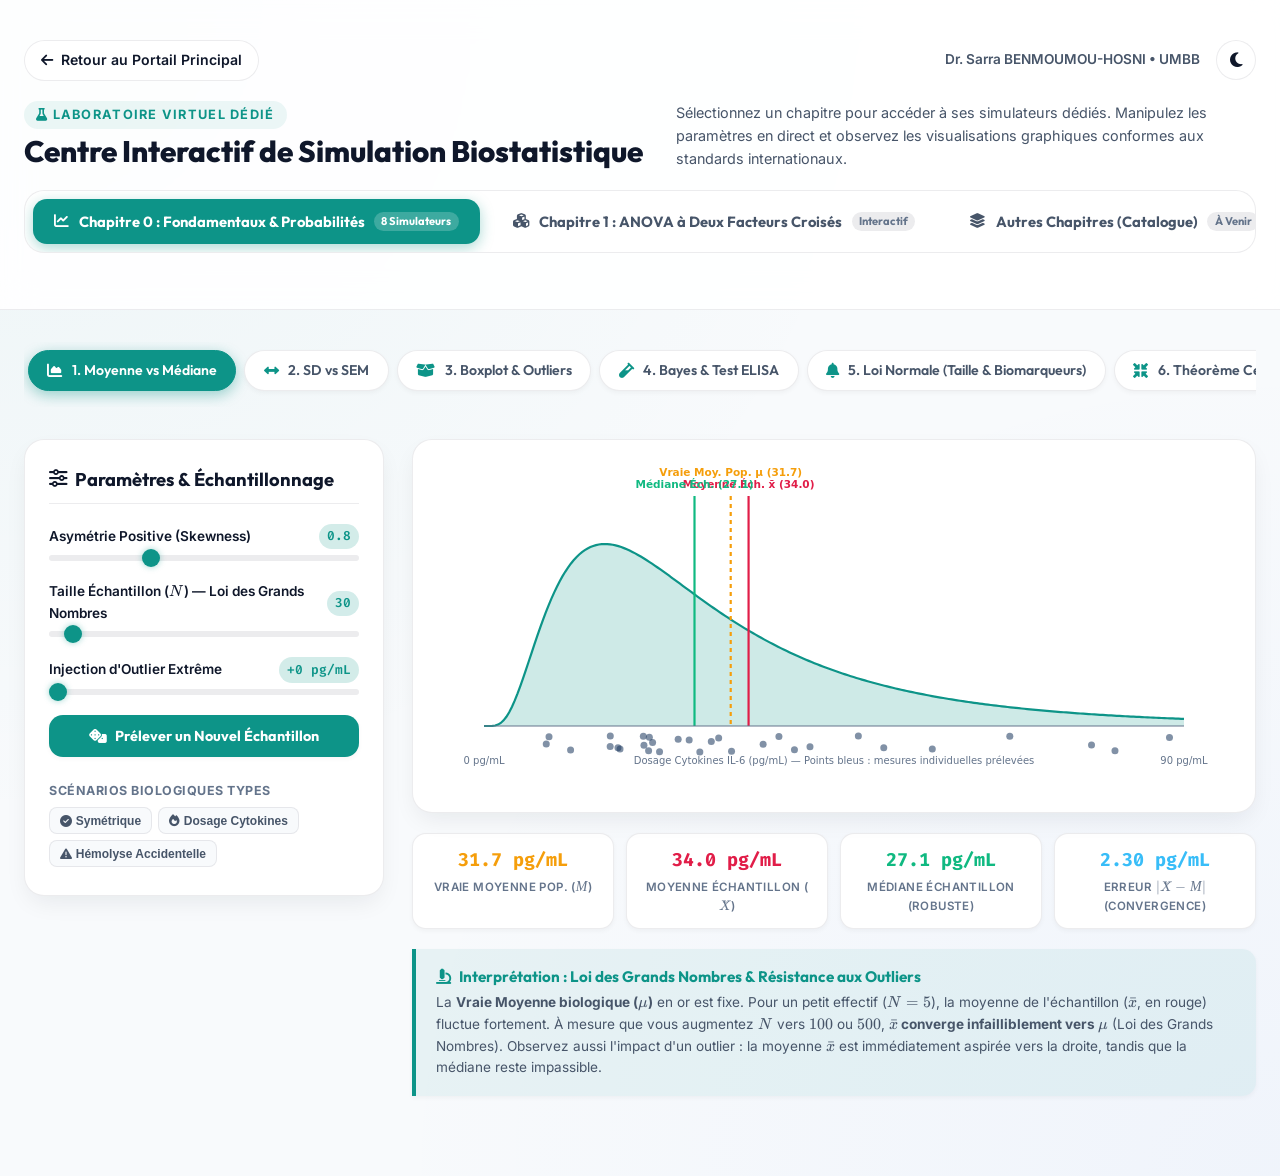
<file: website/simulateurs.html>
<!DOCTYPE html>
<html lang="fr" data-theme="light">
<head>
  <meta charset="UTF-8">
  <meta name="viewport" content="width=device-width, initial-scale=1.0">
  <title>Laboratoire Virtuel & Simulateurs par Chapitre — Biostatistiques M2 UMBB</title>
  <meta name="description" content="Plateforme interactive de simulation biostatistique pour le Master 2 Biochimie. Manipulez les lois de probabilités, tests diagnostiques ELISA, théorèmes limites et modèles ANOVA factoriels.">
  
  <!-- Polices Google Fonts Modernes -->
  <link rel="preconnect" href="https://fonts.googleapis.com">
  <link rel="preconnect" href="https://fonts.gstatic.com" crossorigin>
  <link href="https://fonts.googleapis.com/css2?family=Outfit:wght@400;500;600;700;800&family=Plus+Jakarta+Sans:wght@400;500;600;700&family=Fira+Code:wght@400;500;600&display=swap" rel="stylesheet">
  
  <!-- Font Awesome Icons -->
  <link rel="stylesheet" href="https://cdnjs.cloudflare.com/ajax/libs/font-awesome/6.4.0/css/all.min.css">
  
  <!-- KaTeX Local (100% Hors-Ligne, Zéro Dépendance Externe & Haute Définition) -->
  <link rel="stylesheet" href="vendor/katex/katex.min.css">
  <script src="vendor/katex/katex.min.js"></script>
  <script src="vendor/katex/auto-render.min.js"></script>
  
  <!-- Feuille de Style Principale -->
  <link rel="stylesheet" href="style.css?v=2.2">

  <style>
    .sim-hub-header {
      padding: 2.5rem 1.5rem 1.5rem 1.5rem;
      background: var(--bg-card);
      border-bottom: 1px solid var(--border-color);
      position: sticky;
      top: 0;
      z-index: 100;
      backdrop-filter: var(--glass-blur);
    }
    .sim-hub-nav-top {
      max-width: 1280px;
      margin: 0 auto 1.25rem auto;
      display: flex;
      justify-content: space-between;
      align-items: center;
    }
    .back-home-btn {
      display: inline-flex;
      align-items: center;
      gap: 0.5rem;
      padding: 0.5rem 1rem;
      background: var(--bg-secondary);
      border: 1px solid var(--border-color);
      border-radius: var(--radius-full);
      color: var(--text-main);
      font-weight: 600;
      font-size: 0.88rem;
      text-decoration: none;
      transition: var(--transition);
    }
    .back-home-btn:hover {
      background: var(--accent-teal);
      color: #ffffff;
      border-color: var(--accent-teal);
      transform: translateX(-3px);
    }
    .sim-chapter-section {
      display: none;
      padding: 2rem 1.5rem 5rem 1.5rem;
      max-width: 1280px;
      margin: 0 auto;
    }
    .sim-chapter-section.active {
      display: block;
      animation: simFadeIn 0.35s ease;
    }
    .sim-preview-grid {
      display: grid;
      grid-template-columns: repeat(auto-fit, minmax(280px, 1fr));
      gap: 1.5rem;
      margin-top: 2rem;
    }
    .sim-preview-card {
      background: var(--bg-card);
      border: 1px solid var(--border-color);
      border-radius: var(--radius-lg);
      padding: 1.75rem;
      opacity: 0.75;
      transition: var(--transition);
    }
    .sim-preview-card:hover {
      opacity: 1;
      border-color: var(--accent-teal);
    }
  </style>
</head>
<body>

  <!-- En-Tête du Hub des Simulateurs -->
  <header class="sim-hub-header">
    <div class="sim-hub-nav-top">
      <a href="index.html" class="back-home-btn">
        <i class="fas fa-arrow-left"></i> Retour au Portail Principal
      </a>
      <div style="display: flex; align-items: center; gap: 1rem;">
        <span style="font-size: 0.85rem; color: var(--text-muted); font-weight: 600;">Dr. Sarra BENMOUMOU-HOSNI • UMBB</span>
        <button id="themeToggleBtn" class="theme-toggle-btn" aria-label="Changer de thème">
          <i class="fas fa-moon"></i>
        </button>
      </div>
    </div>

    <div style="max-width: 1280px; margin: 0 auto;">
      <div style="display: flex; align-items: center; justify-content: space-between; flex-wrap: wrap; gap: 1rem; margin-bottom: 1.25rem;">
        <div>
          <span class="section-tag" style="margin-bottom: 0.25rem;"><i class="fas fa-flask"></i> Laboratoire Virtuel Dédié</span>
          <h1 style="font-size: 1.85rem; font-weight: 800; color: var(--text-main); margin: 0;">Centre Interactif de Simulation Biostatistique</h1>
        </div>
        <p style="font-size: 0.9rem; color: var(--text-muted); max-width: 580px; margin: 0;">
          Sélectionnez un chapitre pour accéder à ses simulateurs dédiés. Manipulez les paramètres en direct et observez les visualisations graphiques conformes aux standards internationaux.
        </p>
      </div>

      <!-- Barre de Sélection des Chapitres -->
      <nav class="chapter-nav-hub" aria-label="Sélection des Chapitres de Simulation">
        <button class="chapter-hub-btn active" data-chapter="ch0">
          <i class="fas fa-chart-line"></i> Chapitre 0 : Fondamentaux & Probabilités
          <span class="badge-status">8 Simulateurs</span>
        </button>
        <button class="chapter-hub-btn" data-chapter="ch1">
          <i class="fas fa-cubes"></i> Chapitre 1 : ANOVA à Deux Facteurs Croisés
          <span class="badge-status">Interactif</span>
        </button>
        <button class="chapter-hub-btn" data-chapter="ch-more">
          <i class="fas fa-layer-group"></i> Autres Chapitres (Catalogue)
          <span class="badge-status">À Venir</span>
        </button>
      </nav>
    </div>
  </header>

  <!-- ====================================================================
       CONTENU DU CHAPITRE 0 : LES 8 MODULES FONDAMENTAUX
       ==================================================================== -->
  <main id="section-ch0" class="sim-chapter-section active">
    <!-- Barre de Navigation des 8 Onglets Interactifs du Chapitre 0 -->
    <div class="sim-tabs-nav">
      <button class="sim-tab-btn active" data-tab="sim-skew">
        <i class="fas fa-chart-area"></i> 1. Moyenne vs Médiane
      </button>
      <button class="sim-tab-btn" data-tab="sim-sd-sem">
        <i class="fas fa-arrows-alt-h"></i> 2. SD vs SEM
      </button>
      <button class="sim-tab-btn" data-tab="sim-boxplot">
        <i class="fas fa-box-open"></i> 3. Boxplot & Outliers
      </button>
      <button class="sim-tab-btn" data-tab="sim-bayes">
        <i class="fas fa-vial"></i> 4. Bayes & Test ELISA
      </button>
      <button class="sim-tab-btn" data-tab="sim-normale">
        <i class="fas fa-bell"></i> 5. Loi Normale (Taille & Biomarqueurs)
      </button>
      <button class="sim-tab-btn" data-tab="sim-tcl">
        <i class="fas fa-compress-arrows-alt"></i> 6. Théorème Central Limite (Animé)
      </button>
      <button class="sim-tab-btn" data-tab="sim-ci">
        <i class="fas fa-tasks"></i> 7. Intervalles de Confiance
      </button>
      <button class="sim-tab-btn" data-tab="sim-hypo">
        <i class="fas fa-balance-scale"></i> 8. Tests d'Hypothèses
      </button>
    </div>

    <!-- Onglet 1 : Moyenne vs Médiane -->
    <div id="sim-skew" class="sim-tab-panel active">
      <div class="sim-grid">
        <div class="sim-controls-card">
          <h4 class="sim-controls-title"><i class="fas fa-sliders-h"></i> Paramètres & Échantillonnage</h4>
          <div class="sim-control-group">
            <label class="sim-control-label" for="slider-skewness">
              <span>Asymétrie Positive (Skewness)</span>
              <span class="sim-value-badge" id="val-skewness">0.8</span>
            </label>
            <input type="range" id="slider-skewness" class="sim-slider" min="0" max="2.5" step="0.1" value="0.8">
          </div>
          <div class="sim-control-group">
            <label class="sim-control-label" for="slider-sample-n">
              <span>Taille Échantillon ($N$) — Loi des Grands Nombres</span>
              <span class="sim-value-badge" id="val-sample-n">30</span>
            </label>
            <input type="range" id="slider-sample-n" class="sim-slider" min="5" max="500" step="5" value="30">
          </div>
          <div class="sim-control-group">
            <label class="sim-control-label" for="slider-outlier">
              <span>Injection d'Outlier Extrême</span>
              <span class="sim-value-badge" id="val-outlier">+0 pg/mL</span>
            </label>
            <input type="range" id="slider-outlier" class="sim-slider" min="0" max="80" step="5" value="0">
          </div>
          <button id="btn-resample-skew" class="sim-action-btn">
            <i class="fas fa-dice"></i> Prélever un Nouvel Échantillon
          </button>
          <div class="sim-presets-group">
            <span class="sim-presets-title">Scénarios Biologiques Types</span>
            <div class="sim-presets-buttons">
              <button class="sim-preset-btn" data-preset-skew="norm"><i class="fas fa-check-circle"></i> Symétrique</button>
              <button class="sim-preset-btn" data-preset-skew="skew"><i class="fas fa-fire"></i> Dosage Cytokines</button>
              <button class="sim-preset-btn" data-preset-skew="outlier"><i class="fas fa-exclamation-triangle"></i> Hémolyse Accidentelle</button>
            </div>
          </div>
        </div>
        <div class="sim-display-area">
          <div class="sim-canvas-wrapper">
            <canvas id="canvas-skew" class="sim-canvas"></canvas>
          </div>
          <div class="sim-metrics-grid">
            <div class="sim-metric-card">
              <div class="sim-metric-val" id="metric-pop-mean" style="color: #f59e0b;">--</div>
              <div class="sim-metric-lbl">Vraie Moyenne Pop. ($\mu$)</div>
            </div>
            <div class="sim-metric-card">
              <div class="sim-metric-val" id="metric-mean" style="color: #e11d48;">--</div>
              <div class="sim-metric-lbl">Moyenne Échantillon ($\bar{x}$)</div>
            </div>
            <div class="sim-metric-card">
              <div class="sim-metric-val" id="metric-median" style="color: #10b981;">--</div>
              <div class="sim-metric-lbl">Médiane Échantillon (Robuste)</div>
            </div>
            <div class="sim-metric-card">
              <div class="sim-metric-val" id="metric-sample-err" style="color: #38bdf8;">--</div>
              <div class="sim-metric-lbl">Erreur $|\bar{x} - \mu|$ (Convergence)</div>
            </div>
          </div>
          <div class="sim-insight-card">
            <h5 class="sim-insight-title"><i class="fas fa-microscope"></i> Interprétation : Loi des Grands Nombres & Résistance aux Outliers</h5>
            <p class="sim-insight-desc">La <strong>Vraie Moyenne biologique ($\mu$)</strong> en or est fixe. Pour un petit effectif ($N=5$), la moyenne de l'échantillon ($\bar{x}$, en rouge) fluctue fortement. À mesure que vous augmentez $N$ vers $100$ ou $500$, <strong>$\bar{x}$ converge infailliblement vers $\mu$</strong> (Loi des Grands Nombres). Observez aussi l'impact d'un outlier : la moyenne $\bar{x}$ est immédiatement aspirée vers la droite, tandis que la médiane reste impassible.</p>
          </div>
        </div>
      </div>
    </div>

    <!-- Onglet 2 : SD vs SEM -->
    <div id="sim-sd-sem" class="sim-tab-panel">
      <div class="sim-grid">
        <div class="sim-controls-card">
          <h4 class="sim-controls-title"><i class="fas fa-sliders-h"></i> Échantillonnage & Variabilité</h4>
          <div class="sim-control-group">
            <label class="sim-control-label" for="slider-n">
              <span>Taille de l'Échantillon ($N$)</span>
              <span class="sim-value-badge" id="val-n">16</span>
            </label>
            <input type="range" id="slider-n" class="sim-slider" min="3" max="100" step="1" value="16">
          </div>
          <div class="sim-control-group">
            <label class="sim-control-label" for="slider-sigma">
              <span>Écart-Type Biologique ($SD = \sigma$)</span>
              <span class="sim-value-badge" id="val-sigma">8.0 g/L</span>
            </label>
            <input type="range" id="slider-sigma" class="sim-slider" min="2" max="20" step="0.5" value="8">
          </div>
        </div>
        <div class="sim-display-area">
          <div class="sim-canvas-wrapper">
            <canvas id="canvas-sd-sem" class="sim-canvas"></canvas>
          </div>
          <div class="sim-metrics-grid">
            <div class="sim-metric-card">
              <div class="sim-metric-val" id="metric-sd" style="color: #0d9488;">--</div>
              <div class="sim-metric-lbl">Écart-Type ($SD$)</div>
            </div>
            <div class="sim-metric-card">
              <div class="sim-metric-val" id="metric-sem" style="color: #e11d48;">--</div>
              <div class="sim-metric-lbl">Erreur Standard ($SEM$)</div>
            </div>
            <div class="sim-metric-card">
              <div class="sim-metric-val" id="metric-shrink" style="color: #1a365d;">--</div>
              <div class="sim-metric-lbl">Facteur de Réduction ($1/\sqrt{N}$)</div>
            </div>
          </div>
          <div class="sim-insight-card">
            <h5 class="sim-insight-title"><i class="fas fa-microscope"></i> Interprétation Fondamentale : Ne Jamais Confondre !</h5>
            <p class="sim-insight-desc"><strong>L'écart-type ($SD$)</strong> quantifie la dispersion biologique intrinsèque entre les individus ; il ne diminue pas lorsque $N$ augmente. <strong>L'erreur standard ($SEM = SD/\sqrt{N}$)</strong> quantifie l'incertitude sur l'estimation de la moyenne.</p>
          </div>
        </div>
      </div>
    </div>

    <!-- Onglet 3 : Boxplot -->
    <div id="sim-boxplot" class="sim-tab-panel">
      <div class="sim-grid">
        <div class="sim-controls-card">
          <h4 class="sim-controls-title"><i class="fas fa-sliders-h"></i> Paramètres du Boxplot</h4>
          <div class="sim-control-group">
            <label class="sim-control-label" for="slider-iqr"><span>Dispersion Interquartile ($IQR$)</span></label>
            <input type="range" id="slider-iqr" class="sim-slider" min="5" max="35" step="1" value="15">
          </div>
          <div class="sim-control-group">
            <label class="sim-control-label" for="slider-box-n"><span>Nombre de Mesures ($N$)</span></label>
            <input type="range" id="slider-box-n" class="sim-slider" min="20" max="200" step="10" value="60">
          </div>
          <div class="sim-control-group" style="flex-direction: row; align-items: center; justify-content: space-between; padding-top: 0.5rem;">
            <span class="sim-control-label" style="margin: 0;">Ajouter Valeurs Aberrantes</span>
            <input type="checkbox" id="check-outlier" checked style="width: 18px; height: 18px; cursor: pointer;">
          </div>
          <button id="btn-regen-box" class="sim-action-btn"><i class="fas fa-sync-alt"></i> Regénérer l'Échantillon</button>
        </div>
        <div class="sim-display-area">
          <div class="sim-canvas-wrapper"><canvas id="canvas-boxplot" class="sim-canvas"></canvas></div>
          <div class="sim-metrics-grid">
            <div class="sim-metric-card"><div class="sim-metric-val" id="metric-q1">--</div><div class="sim-metric-lbl">Premier Quartile ($Q_1$)</div></div>
            <div class="sim-metric-card"><div class="sim-metric-val" id="metric-med" style="color: #e11d48;">--</div><div class="sim-metric-lbl">Médiane ($Q_2$)</div></div>
            <div class="sim-metric-card"><div class="sim-metric-val" id="metric-q3">--</div><div class="sim-metric-lbl">Troisième Quartile ($Q_3$)</div></div>
            <div class="sim-metric-card"><div class="sim-metric-val" id="metric-iqr" style="color: #0d9488;">--</div><div class="sim-metric-lbl">Écart Interquartile ($IQR$)</div></div>
            <div class="sim-metric-card"><div class="sim-metric-val" id="metric-outliers-count" style="color: #e11d48;">--</div><div class="sim-metric-lbl">Outliers Détectés</div></div>
          </div>
          <div class="sim-insight-card">
            <h5 class="sim-insight-title"><i class="fas fa-microscope"></i> Détection Rigoureuse des Outliers selon John Tukey</h5>
            <p class="sim-insight-desc">Les moustaches s'étendent au maximum jusqu'à $[Q1 - 1.5 \times IQR]$ et $[Q3 + 1.5 \times IQR]$. Tout point au-delà est un outlier formel.</p>
          </div>
        </div>
      </div>
    </div>

    <!-- Onglet 4 : Bayes -->
    <div id="sim-bayes" class="sim-tab-panel">
      <div class="sim-grid">
        <div class="sim-controls-card">
          <h4 class="sim-controls-title"><i class="fas fa-sliders-h"></i> Épidémiologie & Performance</h4>
          <div class="sim-control-group">
            <label class="sim-control-label" for="slider-prev"><span>Prévalence de la Pathologie ($P(M)$)</span><span class="sim-value-badge" id="val-prev">1.0 %</span></label>
            <input type="range" id="slider-prev" class="sim-slider" min="0.1" max="50" step="0.1" value="1.0">
          </div>
          <div class="sim-control-group">
            <label class="sim-control-label" for="slider-se"><span>Sensibilité du Test ELISA ($Se$)</span><span class="sim-value-badge" id="val-se">99.0 %</span></label>
            <input type="range" id="slider-se" class="sim-slider" min="80" max="100" step="0.5" value="99.0">
          </div>
          <div class="sim-control-group">
            <label class="sim-control-label" for="slider-sp"><span>Spécificité du Test ELISA ($Sp$)</span><span class="sim-value-badge" id="val-sp">95.0 %</span></label>
            <input type="range" id="slider-sp" class="sim-slider" min="80" max="100" step="0.5" value="95.0">
          </div>
          <div class="sim-presets-group">
            <span class="sim-presets-title">Situations Cliniques Réelles</span>
            <div class="sim-presets-buttons">
              <button class="sim-preset-btn" data-preset-bayes="rare"><i class="fas fa-search"></i> Maladie Rare (1%)</button>
              <button class="sim-preset-btn" data-preset-bayes="epidemic"><i class="fas fa-biohazard"></i> Épidémie (15%)</button>
              <button class="sim-preset-btn" data-preset-bayes="hifi"><i class="fas fa-award"></i> Haute Spécificité (99.5%)</button>
            </div>
          </div>
        </div>
        <div class="sim-display-area">
          <div class="sim-canvas-wrapper"><canvas id="canvas-bayes" class="sim-canvas"></canvas></div>
          <div id="bayes-calc-breakdown" class="sim-bayes-formula-card"></div>
          <div class="sim-metrics-grid">
            <div class="sim-metric-card"><div class="sim-metric-val" id="metric-vpp" style="color: #0d9488;">--</div><div class="sim-metric-lbl">Valeur Prédictive Positive ($VPP$)</div></div>
            <div class="sim-metric-card"><div class="sim-metric-val" id="metric-vpn" style="color: #10b981;">--</div><div class="sim-metric-lbl">Valeur Prédictive Négative ($VPN$)</div></div>
            <div class="sim-metric-card"><div class="sim-metric-val" id="metric-fp-ratio" style="color: #e11d48;">--</div><div class="sim-metric-lbl">Faux Positifs Générés</div></div>
          </div>
          <div class="sim-insight-card">
            <h5 class="sim-insight-title"><i class="fas fa-microscope"></i> Le Paradoxe des Faux Positifs en Dépistage de Masse</h5>
            <p class="sim-insight-desc">Même avec $Se=99\%$ et $Sp=95\%$, si la prévalence est faible ($1\%$), la majorité des positifs sont des faux positifs !</p>
          </div>
        </div>
      </div>
    </div>

    <!-- Onglet 5 : Loi Normale -->
    <div id="sim-normale" class="sim-tab-panel">
      <div class="sim-grid">
        <div class="sim-controls-card">
          <h4 class="sim-controls-title"><i class="fas fa-sliders-h"></i> Paramètres de Gauss</h4>
          <div class="sim-control-group">
            <label class="sim-control-label" for="select-norm-biomarker">Paramètre Biologique Réel</label>
            <select id="select-norm-biomarker" class="sim-select">
              <option value="height_m">Taille Adulte Hommes (μ = 175 cm, σ = 7.0 cm)</option>
              <option value="height_f">Taille Adulte Femmes (μ = 163 cm, σ = 6.5 cm)</option>
              <option value="albumin">Albuminémie Sérique (μ = 42.0 g/L, σ = 3.5 g/L)</option>
              <option value="glucose">Glycémie à Jeun (μ = 0.95 g/L, σ = 0.08 g/L)</option>
              <option value="custom">Paramètre Personnalisé</option>
            </select>
          </div>
          <div class="sim-control-group">
            <label class="sim-control-label" for="slider-norm-mu"><span>Moyenne ($\mu$)</span><span class="sim-value-badge" id="val-norm-mu">175 cm</span></label>
            <input type="range" id="slider-norm-mu" class="sim-slider" min="140" max="210" step="1" value="175">
          </div>
          <div class="sim-control-group">
            <label class="sim-control-label" for="slider-norm-sig"><span>Écart-Type ($\sigma$)</span><span class="sim-value-badge" id="val-norm-sig">7.0 cm</span></label>
            <input type="range" id="slider-norm-sig" class="sim-slider" min="2" max="25" step="0.5" value="7">
          </div>
          <div class="sim-presets-group">
            <span class="sim-presets-title">Intervalle de Dispersion à Visualiser</span>
            <div style="display: flex; flex-direction: column; gap: 0.5rem; margin-top: 0.35rem;">
              <label style="font-size: 0.85rem; display: flex; align-items: center; gap: 0.5rem; cursor: pointer;">
                <input type="radio" name="norm-rule" value="1" style="cursor: pointer;"> $\mu \pm 1\sigma$ (68.27% des individus)
              </label>
              <label style="font-size: 0.85rem; display: flex; align-items: center; gap: 0.5rem; cursor: pointer;">
                <input type="radio" name="norm-rule" value="1.96" checked style="cursor: pointer;"> $\mu \pm 1.96\sigma$ (95.00% Référence Clinique)
              </label>
              <label style="font-size: 0.85rem; display: flex; align-items: center; gap: 0.5rem; cursor: pointer;">
                <input type="radio" name="norm-rule" value="2" style="cursor: pointer;"> $\mu \pm 2\sigma$ (95.45% Approximation empirique)
              </label>
              <label style="font-size: 0.85rem; display: flex; align-items: center; gap: 0.5rem; cursor: pointer;">
                <input type="radio" name="norm-rule" value="3" style="cursor: pointer;"> $\mu \pm 3\sigma$ (99.73% Quasi-totalité)
              </label>
            </div>
          </div>
        </div>
        <div class="sim-display-area">
          <div class="sim-canvas-wrapper"><canvas id="canvas-normale" class="sim-canvas"></canvas></div>
          <div class="sim-metrics-grid">
            <div class="sim-metric-card"><div class="sim-metric-val" id="metric-prob" style="color: #0d9488;">95.00%</div><div class="sim-metric-lbl">Probabilité Couverte</div></div>
            <div class="sim-metric-card"><div class="sim-metric-val" id="metric-interval" style="color: #1a365d;">--</div><div class="sim-metric-lbl">Intervalle $[\mu \pm k\sigma]$ en Unités Réelles</div></div>
          </div>
          <div class="sim-insight-card">
            <h5 class="sim-insight-title"><i class="fas fa-microscope"></i> Que Signifient Concrètement $\mu$ et $\sigma$ en Biologie ?</h5>
            <p class="sim-insight-desc"><strong>La moyenne $\mu$</strong> représente la taille ou la concentration la plus fréquente au sein de la population saine. <strong>L'écart-type $\sigma$</strong> quantifie l'amplitude de dispersion naturelle.</p>
          </div>
        </div>
      </div>
    </div>

    <!-- Onglet 6 : TCL -->
    <div id="sim-tcl" class="sim-tab-panel">
      <div class="sim-grid">
        <div class="sim-controls-card">
          <h4 class="sim-controls-title"><i class="fas fa-sliders-h"></i> Contrôles de Simulation</h4>
          <div class="sim-control-group">
            <label class="sim-control-label" for="select-tcl-dist">Distribution Parentale</label>
            <select id="select-tcl-dist" class="sim-select">
              <option value="exp">Exponentielle (Fortement Asymétrique)</option>
              <option value="uniform">Uniforme (Plate [0 ; 10])</option>
              <option value="bimodal">Bimodale (Mélange de 2 Populations)</option>
            </select>
          </div>
          <div class="sim-control-group">
            <label class="sim-control-label" for="slider-tcl-n"><span>Taille de chaque Échantillon ($n$)</span><span class="sim-value-badge" id="val-tcl-n">30</span></label>
            <input type="range" id="slider-tcl-n" class="sim-slider" min="2" max="100" step="1" value="30">
          </div>
          <div style="display: flex; gap: 0.4rem; flex-wrap: wrap;">
            <button id="btn-step-tcl" class="sim-preset-btn" style="flex: 1;"><i class="fas fa-step-forward"></i> +1 Échantillon</button>
            <button id="btn-anim-tcl" class="sim-preset-btn" style="flex: 1;"><i class="fas fa-play"></i> Animation Continue</button>
          </div>
          <div style="display: flex; gap: 0.4rem; margin-top: 0.25rem;">
            <button id="btn-run-tcl" class="sim-action-btn" style="flex: 2;"><i class="fas fa-bolt"></i> Simuler 2 000</button>
            <button id="btn-reset-tcl" class="sim-preset-btn" style="flex: 1;"><i class="fas fa-redo"></i> Reset</button>
          </div>
        </div>
        <div class="sim-display-area">
          <div class="sim-canvas-wrapper"><canvas id="canvas-tcl" class="sim-canvas" style="height: 380px;"></canvas></div>
          <div class="sim-metrics-grid">
            <div class="sim-metric-card"><div class="sim-metric-val" id="metric-tcl-k" style="color: #38bdf8;">--</div><div class="sim-metric-lbl">Échantillons Accumulés ($K$)</div></div>
            <div class="sim-metric-card"><div class="sim-metric-val" id="metric-tcl-mean" style="color: #0d9488;">--</div><div class="sim-metric-lbl">Moyenne des Moyennes ($\bar{X}$)</div></div>
            <div class="sim-metric-card"><div class="sim-metric-val" id="metric-tcl-sd" style="color: #e11d48;">--</div><div class="sim-metric-lbl">Écart-Type ($S_{\bar{X}} \approx \sigma/\sqrt{n}$)</div></div>
          </div>
          <div class="sim-insight-card">
            <h5 class="sim-insight-title"><i class="fas fa-microscope"></i> La Magie Visuelle du Théorème Central Limite</h5>
            <p class="sim-insight-desc">En haut, observez la population d'origine (très asymétrique ou bimodale). En bas, observez les moyennes d'échantillons qui tombent et s'empilent. Dès que $n \ge 30$, la distribution des moyennes devient une cloche de Gauss parfaite.</p>
          </div>
        </div>
      </div>
    </div>

    <!-- Onglet 7 : IC -->
    <div id="sim-ci" class="sim-tab-panel">
      <div class="sim-grid">
        <div class="sim-controls-card">
          <h4 class="sim-controls-title"><i class="fas fa-sliders-h"></i> Paramètres des Études</h4>
          <div class="sim-control-group">
            <label class="sim-control-label" for="slider-ci-n"><span>Effectif par Étude ($n$)</span><span class="sim-value-badge" id="val-ci-n">15</span></label>
            <input type="range" id="slider-ci-n" class="sim-slider" min="5" max="100" step="5" value="15">
          </div>
          <button id="btn-regen-ci" class="sim-action-btn"><i class="fas fa-sync-alt"></i> Relancer 25 Études Indépendantes</button>
        </div>
        <div class="sim-display-area">
          <div class="sim-canvas-wrapper"><canvas id="canvas-ci" class="sim-canvas"></canvas></div>
          <div class="sim-metrics-grid">
            <div class="sim-metric-card"><div class="sim-metric-val" id="metric-ci-rate" style="color: #10b981;">--</div><div class="sim-metric-lbl">Taux de Recouvrement de la Vraie Moyenne ($\mu=100$)</div></div>
          </div>
          <div class="sim-insight-card">
            <h5 class="sim-insight-title"><i class="fas fa-microscope"></i> Que Signifie Réellement un Intervalle de Confiance à 95% ?</h5>
            <p class="sim-insight-desc">La vraie moyenne $\mu$ est fixe. C'est l'intervalle calculé qui fluctue d'une équipe de recherche à l'autre.</p>
          </div>
        </div>
      </div>
    </div>

    <!-- Onglet 8 : Hypothèses -->
    <div id="sim-hypo" class="sim-tab-panel">
      <div class="sim-grid">
        <div class="sim-controls-card">
          <h4 class="sim-controls-title"><i class="fas fa-sliders-h"></i> Paramètres du Test Statistique</h4>
          <div class="sim-control-group">
            <label class="sim-control-label" for="slider-delta"><span>Taille de l'Effet Biologique ($\Delta$)</span><span class="sim-value-badge" id="val-delta">1.8</span></label>
            <input type="range" id="slider-delta" class="sim-slider" min="0.5" max="4.0" step="0.1" value="1.8">
          </div>
          <div class="sim-control-group">
            <label class="sim-control-label" for="slider-hypo-n"><span>Nombre d'Animaux / Sujets ($n$)</span><span class="sim-value-badge" id="val-hypo-n">20</span></label>
            <input type="range" id="slider-hypo-n" class="sim-slider" min="6" max="60" step="2" value="20">
          </div>
          <div class="sim-control-group">
            <label class="sim-control-label" for="select-alpha">Seuil de Signification ($\alpha$)</label>
            <select id="select-alpha" class="sim-select">
              <option value="0.05">$\alpha = 0.05$ (5% - Standard)</option>
              <option value="0.01">$\alpha = 0.01$ (1% - Conservateur)</option>
            </select>
          </div>
        </div>
        <div class="sim-display-area">
          <div class="sim-canvas-wrapper"><canvas id="canvas-hypo" class="sim-canvas"></canvas></div>
          <div class="sim-metrics-grid">
            <div class="sim-metric-card"><div class="sim-metric-val" id="metric-alpha" style="color: #e11d48;">--</div><div class="sim-metric-lbl">Risque Alpha (Faux Positif)</div></div>
            <div class="sim-metric-card"><div class="sim-metric-val" id="metric-beta" style="color: #d97706;">--</div><div class="sim-metric-lbl">Risque Bêta (Faux Négatif)</div></div>
            <div class="sim-metric-card"><div class="sim-metric-val" id="metric-power" style="color: #10b981;">--</div><div class="sim-metric-lbl">Puissance Statistique ($1-\beta$)</div></div>
          </div>
          <div class="sim-insight-card">
            <h5 class="sim-insight-title"><i class="fas fa-microscope"></i> L'Arbitrage Essentiel entre Erreur d'Espèce I et Puissance</h5>
            <p class="sim-insight-desc">La puissance $1-\beta$ représente la capacité à détecter une différence réelle. Elle augmente vigoureusement lorsque $n$ ou $\Delta$ augmentent.</p>
          </div>
        </div>
      </div>
    </div>
  </main>

  <!-- ====================================================================
       CONTENU DU CHAPITRE 1 : ANOVA À DEUX FACTEURS CROISÉS
       ==================================================================== -->
  <section id="section-ch1" class="sim-chapter-section">
    <div class="section-header" style="text-align: left; margin-bottom: 2rem;">
      <span class="chapter-badge badge-blue">Chapitre 01</span>
      <h2 style="font-size: 1.6rem; font-weight: 800; color: var(--text-main); margin-top: 0.5rem;">Simulateur d'ANOVA à Deux Facteurs Croisés & Interactions</h2>
      <p style="color: var(--text-muted); font-size: 0.92rem; max-width: 800px;">
        Explorez graphiquement les profils de réponse pour détecter l'interaction entre deux facteurs (ex: Traitement Antioxydant et Génotype). Visualisez l'impact du parallélisme vs croisement sur la partition des variances ($SS$) et la statistique $F$.
      </p>
    </div>

    <div class="sim-grid">
      <div class="sim-controls-card">
        <h4 class="sim-controls-title"><i class="fas fa-sliders-h"></i> Paramètres du Modèle Factoriel</h4>

        <div class="sim-control-group">
          <label class="sim-control-label" for="slider-anova-a">
            <span>Effet Facteur A (Traitement Dose)</span>
            <span class="sim-value-badge" id="val-anova-a">8.0</span>
          </label>
          <input type="range" id="slider-anova-a" class="sim-slider" min="0" max="20" step="0.5" value="8">
        </div>

        <div class="sim-control-group">
          <label class="sim-control-label" for="slider-anova-b">
            <span>Effet Facteur B (Génotype Diabétique)</span>
            <span class="sim-value-badge" id="val-anova-b">10.0</span>
          </label>
          <input type="range" id="slider-anova-b" class="sim-slider" min="0" max="20" step="0.5" value="10">
        </div>

        <div class="sim-control-group">
          <label class="sim-control-label" for="slider-anova-ab">
            <span>Terme d'Interaction ($\alpha\beta$ : Synergie/Antagonisme)</span>
            <span class="sim-value-badge" id="val-anova-ab">6.0</span>
          </label>
          <input type="range" id="slider-anova-ab" class="sim-slider" min="-12" max="15" step="0.5" value="6">
          <span style="font-size: 0.72rem; color: var(--text-dim);">Valeur 0 = Droites parfaitement parallèles (Additivité).</span>
        </div>

        <div class="sim-control-group">
          <label class="sim-control-label" for="slider-anova-k">
            <span>Taille par Groupe ($K$ répétitions)</span>
            <span class="sim-value-badge" id="val-anova-k">5</span>
          </label>
          <input type="range" id="slider-anova-k" class="sim-slider" min="3" max="15" step="1" value="5">
        </div>
      </div>

      <div class="sim-display-area">
        <div class="sim-canvas-wrapper">
          <canvas id="canvas-anova" class="sim-canvas"></canvas>
        </div>

        <div class="sim-metrics-grid">
          <div class="sim-metric-card">
            <div class="sim-metric-val" id="metric-anova-ssab" style="color: #e11d48;">--</div>
            <div class="sim-metric-lbl">Variance Interaction ($SS_{AB}$)</div>
          </div>
          <div class="sim-metric-card">
            <div class="sim-metric-val" id="metric-anova-fab" style="color: #0d9488;">--</div>
            <div class="sim-metric-lbl">Statistique $F_{\text{obs}}$ (Interaction)</div>
          </div>
          <div class="sim-metric-card">
            <div class="sim-metric-val" id="metric-anova-pab" style="color: #d97706;">--</div>
            <div class="sim-metric-lbl">Valeur $p$ ($p$-value)</div>
          </div>
          <div class="sim-metric-card">
            <div class="sim-metric-val" id="metric-anova-status" style="color: #1a365d; font-size: 0.95rem;">--</div>
            <div class="sim-metric-lbl">Diagnostic du Modèle</div>
          </div>
        </div>

        <div id="anova-diag-insight" class="sim-insight-card">
          <!-- Dynamically populated -->
        </div>
      </div>
    </div>
  </section>

  <!-- ====================================================================
       CATALOGUE DES AUTRES CHAPITRES (EN DÉVELOPPEMENT)
       ==================================================================== -->
  <section id="section-ch-more" class="sim-chapter-section">
    <div class="section-header" style="text-align: left; margin-bottom: 2rem;">
      <span class="section-tag"><i class="fas fa-road"></i> Feuille de Route Expérimentale</span>
      <h2 style="font-size: 1.6rem; font-weight: 800; color: var(--text-main); margin-top: 0.5rem;">Simulateurs Numériques en Préparation</h2>
      <p style="color: var(--text-muted); font-size: 0.92rem; max-width: 800px;">
        Chaque chapitre du cursus disposera de son propre banc d'essai interactif pour consolider l'intuition biomathématique des étudiants de Master 2.
      </p>
    </div>

    <div class="sim-preview-grid">
      <div class="sim-preview-card">
        <span class="chapter-badge badge-teal">Chapitre 02</span>
        <h4 style="margin: 0.75rem 0 0.4rem 0; font-size: 1.1rem; color: var(--text-main);">ANOVA Hiérarchisée (Nested)</h4>
        <p style="font-size: 0.84rem; color: var(--text-muted); line-height: 1.5;">Simulateur de décomposition de variance multiniveau (animaux, organes, coupes histologiques) pour éviter la pseudo-réplication.</p>
        <div style="margin-top: 1rem; font-size: 0.8rem; font-weight: 700; color: var(--accent-teal);">
          <i class="fas fa-spinner fa-spin"></i> En cours d'implémentation
        </div>
      </div>

      <div class="sim-preview-card">
        <span class="chapter-badge badge-teal">Chapitre 03</span>
        <h4 style="margin: 0.75rem 0 0.4rem 0; font-size: 1.1rem; color: var(--text-main);">Mesures Répétées & Modèles Mixtes</h4>
        <p style="font-size: 0.84rem; color: var(--text-muted); line-height: 1.5;">Simulateur cinétique enzymatique temporelle avec matrice de covariance (sphéricité de Mauchly et correction Greenhouse-Geisser).</p>
        <div style="margin-top: 1rem; font-size: 0.8rem; font-weight: 700; color: var(--accent-teal);">
          <i class="fas fa-clock"></i> Planifié
        </div>
      </div>

      <div class="sim-preview-card">
        <span class="chapter-badge badge-teal">Chapitre 04</span>
        <h4 style="margin: 0.75rem 0 0.4rem 0; font-size: 1.1rem; color: var(--text-main);">Régression Non Linéaire & Michaelis-Menten</h4>
        <p style="font-size: 0.84rem; color: var(--text-muted); line-height: 1.5;">Ajustement itératif de Gauss-Newton, calcul dynamique de $V_{\max}$ et $K_m$, et comparaison avec Lineweaver-Burk.</p>
        <div style="margin-top: 1rem; font-size: 0.8rem; font-weight: 700; color: var(--accent-teal);">
          <i class="fas fa-clock"></i> Planifié
        </div>
      </div>

      <div class="sim-preview-card">
        <span class="chapter-badge badge-teal">Chapitre 05</span>
        <h4 style="margin: 0.75rem 0 0.4rem 0; font-size: 1.1rem; color: var(--text-main);">Analyse en Composantes Principales (ACP)</h4>
        <p style="font-size: 0.84rem; color: var(--text-muted); line-height: 1.5;">Projection multidimensionnelle interactive (Cercle des corrélations & Carte des individus) sur données transcriptomiques.</p>
        <div style="margin-top: 1rem; font-size: 0.8rem; font-weight: 700; color: var(--accent-teal);">
          <i class="fas fa-clock"></i> Planifié
        </div>
      </div>
    </div>
  </section>

  <!-- Script d'orchestration de la page simulateurs.html -->
  <script src="simulator.js?v=2.2"></script>
  <script>
    document.addEventListener('DOMContentLoaded', () => {
      // Gestionnaire de bascule entre chapitres
      const chapterButtons = document.querySelectorAll('.chapter-hub-btn');
      const chapterSections = document.querySelectorAll('.sim-chapter-section');

      chapterButtons.forEach(btn => {
        btn.addEventListener('click', () => {
          const chKey = btn.getAttribute('data-chapter');
          chapterButtons.forEach(b => b.classList.remove('active'));
          chapterSections.forEach(s => s.classList.remove('active'));

          btn.classList.add('active');
          const targetSection = document.getElementById(`section-${chKey}`);
          if (targetSection) {
            targetSection.classList.add('active');
            if (chKey === 'ch1' && window.BioStatSimulator) {
              window.BioStatSimulator.drawAnova();
            } else if (chKey === 'ch0' && window.BioStatSimulator) {
              const activeTab = targetSection.querySelector('.sim-tab-btn.active');
              if (activeTab) window.BioStatSimulator.triggerDraw(activeTab.getAttribute('data-tab'));
            }
          }
        });
      });

      // Gestionnaire de thème clair/sombre
      const themeBtn = document.getElementById('themeToggleBtn');
      if (themeBtn) {
        themeBtn.addEventListener('click', () => {
          const current = document.documentElement.getAttribute('data-theme') || 'light';
          const next = current === 'dark' ? 'light' : 'dark';
          document.documentElement.setAttribute('data-theme', next);
          localStorage.setItem('biostat_theme', next);
          themeBtn.innerHTML = next === 'dark' ? '<i class="fas fa-sun"></i>' : '<i class="fas fa-moon"></i>';
        });
        const savedTheme = localStorage.getItem('biostat_theme') || 'light';
        document.documentElement.setAttribute('data-theme', savedTheme);
        themeBtn.innerHTML = savedTheme === 'dark' ? '<i class="fas fa-sun"></i>' : '<i class="fas fa-moon"></i>';
      }

      // Rendu KaTeX
      function applyKatex() {
        if (typeof window.renderMathInElement === 'function') {
          window.renderMathInElement(document.body, {
            delimiters: [
              { left: '$$', right: '$$', display: true },
              { left: '$', right: '$', display: false }
            ],
            ignoredTags: ['script', 'noscript', 'style', 'textarea', 'pre', 'code'],
            throwOnError: false
          });
        } else {
          setTimeout(applyKatex, 150);
        }
      }
      applyKatex();
    });
  </script>
</body>
</html>
</file>
<file: website/style.css>
/* ==========================================================================
   Cours de Biostatistiques Appliquées - Master 2 Biochimie (UMBB)
   Feuille de Style Moderne & Thème Thématique (Dr. Sarra BENMOUMOU-HOSNI)
   ========================================================================== */

@import url('https://fonts.googleapis.com/css2?family=Outfit:wght@300;400;500;600;700;800&family=Inter:wght@300;400;500;600;700&family=Fira+Code:wght@400;500&display=swap');

:root {
  /* ==========================================
     Thème Clair (PAR DÉFAUT)
     ========================================== */
  --bg-primary: #f8fafc;
  --bg-secondary: #ffffff;
  --bg-card: rgba(255, 255, 255, 0.88);
  --bg-card-hover: rgba(255, 255, 255, 0.98);
  --bg-hero: linear-gradient(135deg, #f0fdfa 0%, #f8fafc 50%, #eff6ff 100%);
  --border-color: rgba(15, 23, 42, 0.08);
  --border-glow: rgba(13, 148, 136, 0.25);
  
  --text-main: #0f172a;
  --text-muted: #475569;
  --text-dim: #64748b;
  
  /* Couleurs Thématiques Pédagogiques */
  --accent-teal: #0d9488;
  --accent-teal-glow: rgba(13, 148, 136, 0.18);
  --accent-emerald: #059669;
  --accent-emerald-glow: rgba(5, 150, 105, 0.18);
  --accent-blue: #2563eb;
  --accent-blue-glow: rgba(37, 99, 235, 0.18);
  --accent-violet: #7c3aed;
  --accent-violet-glow: rgba(124, 58, 237, 0.18);
  --accent-amber: #d97706;
  --accent-amber-glow: rgba(217, 119, 6, 0.18);
  --accent-cyan: #0891b2;
  --accent-cyan-glow: rgba(8, 145, 178, 0.18);
  --accent-crimson: #e11d48;
  
  --glass-blur: blur(16px);
  --radius-sm: 8px;
  --radius-md: 14px;
  --radius-lg: 20px;
  --radius-full: 9999px;
  
  --shadow-sm: 0 2px 5px rgba(0, 0, 0, 0.04);
  --shadow-md: 0 10px 25px -5px rgba(15, 23, 42, 0.08);
  --shadow-lg: 0 20px 35px -10px rgba(15, 23, 42, 0.12);
  --shadow-glow: 0 0 35px -5px rgba(13, 148, 136, 0.15);
  
  --bio-svg-color: #0d9488;
  --bio-svg-opacity: 0.065;
  
  --transition: all 0.25s cubic-bezier(0.16, 1, 0.3, 1);
}

[data-theme="dark"] {
  /* ==========================================
     Thème Sombre (Optionnel / Bascule)
     ========================================== */
  --bg-primary: #0a0f1d;
  --bg-secondary: #0f172a;
  --bg-card: rgba(30, 41, 59, 0.65);
  --bg-card-hover: rgba(51, 65, 85, 0.75);
  --bg-hero: linear-gradient(135deg, #0b1528 0%, #0a0f1d 50%, #08202c 100%);
  --border-color: rgba(255, 255, 255, 0.09);
  --border-glow: rgba(13, 148, 136, 0.35);
  
  --text-main: #f1f5f9;
  --text-muted: #94a3b8;
  --text-dim: #64748b;
  
  --shadow-sm: 0 4px 6px -1px rgba(0, 0, 0, 0.25);
  --shadow-md: 0 10px 25px -5px rgba(0, 0, 0, 0.4);
  --shadow-lg: 0 20px 35px -10px rgba(0, 0, 0, 0.55);
  --shadow-glow: 0 0 35px -5px rgba(13, 148, 136, 0.3);
  
  --bio-svg-color: #2dd4bf;
  --bio-svg-opacity: 0.12;
}

/* ==========================================================================
   Reset & Base Typographique
   ========================================================================== */

*, *::before, *::after {
  box-sizing: border-box;
  margin: 0;
  padding: 0;
}

html {
  scroll-behavior: smooth;
  font-size: 16px;
}

body {
  font-family: 'Inter', -apple-system, BlinkMacSystemFont, sans-serif;
  background-color: var(--bg-primary);
  background-image: 
    radial-gradient(at 0% 0%, rgba(13, 148, 136, 0.05) 0px, transparent 50%),
    radial-gradient(at 100% 100%, rgba(37, 99, 235, 0.04) 0px, transparent 50%);
  color: var(--text-main);
  line-height: 1.6;
  overflow-x: hidden;
  transition: background-color 0.3s ease, color 0.3s ease;
  min-height: 100vh;
  position: relative;
}

h1, h2, h3, h4, h5, h6 {
  font-family: 'Outfit', sans-serif;
  font-weight: 700;
  line-height: 1.25;
  color: var(--text-main);
}

a {
  color: inherit;
  text-decoration: none;
}

/* ==========================================================================
   Pictogrammes Biologiques d'Arrière-Plan (ADN, Bactéries, Boîtes de Pétri)
   ========================================================================== */

.bio-bg-decorations {
  position: fixed;
  top: 0;
  left: 0;
  width: 100vw;
  height: 100vh;
  pointer-events: none;
  z-index: -1;
  overflow: hidden;
}

.bg-glow-orb {
  position: absolute;
  border-radius: 50%;
  filter: blur(120px);
  pointer-events: none;
  opacity: 0.5;
}

.bg-glow-1 {
  width: 480px;
  height: 480px;
  background: radial-gradient(circle, rgba(13, 148, 136, 0.25), transparent 70%);
  top: -120px;
  right: -100px;
}

.bg-glow-2 {
  width: 550px;
  height: 550px;
  background: radial-gradient(circle, rgba(37, 99, 235, 0.18), transparent 70%);
  bottom: 15%;
  left: -160px;
}

.bg-glow-3 {
  width: 420px;
  height: 420px;
  background: radial-gradient(circle, rgba(5, 150, 105, 0.15), transparent 70%);
  top: 45%;
  right: 10%;
}

.bio-svg {
  position: absolute;
  color: var(--bio-svg-color);
  opacity: var(--bio-svg-opacity);
  pointer-events: none;
  transition: opacity 0.3s ease, color 0.3s ease;
}

.bio-svg-1 {
  width: 140px;
  height: 330px;
  top: 12%;
  left: 3%;
  transform: rotate(-15deg);
  animation: floatSlow 18s ease-in-out infinite alternate;
}

.bio-svg-2 {
  width: 220px;
  height: 150px;
  top: 28%;
  right: 4%;
  transform: rotate(12deg);
  animation: floatSlow 22s ease-in-out infinite alternate-reverse;
}

.bio-svg-3 {
  width: 200px;
  height: 200px;
  bottom: 22%;
  right: 8%;
  transform: rotate(8deg);
  animation: floatSlow 26s ease-in-out infinite alternate;
}

.bio-svg-4 {
  width: 170px;
  height: 170px;
  bottom: 12%;
  left: 5%;
  transform: rotate(-8deg);
  animation: floatSlow 20s ease-in-out infinite alternate-reverse;
}

.bio-svg-5 {
  width: 120px;
  height: 190px;
  top: 55%;
  left: 2%;
  transform: rotate(18deg);
  animation: floatSlow 24s ease-in-out infinite alternate;
}

@keyframes floatSlow {
  0% { transform: translateY(0px) rotate(0deg); }
  50% { transform: translateY(-16px) rotate(3deg); }
  100% { transform: translateY(0px) rotate(0deg); }
}

/* ==========================================================================
   Barre de Navigation & Menu Mobile Hamburger
   ========================================================================== */

.navbar {
  position: sticky;
  top: 0;
  width: 100%;
  background: rgba(255, 255, 255, 0.85);
  backdrop-filter: var(--glass-blur);
  -webkit-backdrop-filter: var(--glass-blur);
  border-bottom: 1px solid var(--border-color);
  z-index: 1000;
  transition: var(--transition);
}

[data-theme="dark"] .navbar {
  background: rgba(15, 23, 42, 0.85);
}

.nav-container {
  max-width: 1280px;
  margin: 0 auto;
  padding: 0.85rem 1.5rem;
  display: flex;
  align-items: center;
  justify-content: space-between;
}

.nav-brand {
  display: flex;
  align-items: center;
  gap: 0.75rem;
}

.nav-brand-badge {
  width: 42px;
  height: 42px;
  background: linear-gradient(135deg, var(--accent-teal), #0f766e);
  color: white;
  border-radius: var(--radius-sm);
  display: flex;
  align-items: center;
  justify-content: center;
  font-size: 1.25rem;
  box-shadow: 0 4px 12px rgba(13, 148, 136, 0.28);
}

.nav-brand-text {
  display: flex;
  flex-direction: column;
}

.nav-brand-title {
  font-family: 'Outfit', sans-serif;
  font-weight: 800;
  font-size: 1.15rem;
  letter-spacing: -0.02em;
  color: var(--text-main);
}

.nav-brand-subtitle {
  font-size: 0.75rem;
  color: var(--text-muted);
  font-weight: 600;
  text-transform: uppercase;
  letter-spacing: 0.05em;
}

.nav-links {
  display: flex;
  align-items: center;
  list-style: none;
  gap: 0.6rem;
}

.nav-link {
  font-size: 0.92rem;
  font-weight: 500;
  color: var(--text-muted);
  padding: 0.5rem 0.9rem;
  border-radius: var(--radius-sm);
  transition: var(--transition);
}

.nav-link:hover, .nav-link.active {
  color: var(--accent-teal);
  background: rgba(13, 148, 136, 0.08);
}

.nav-actions {
  display: flex;
  align-items: center;
  gap: 0.75rem;
}

.theme-toggle-btn {
  background: var(--bg-card);
  border: 1px solid var(--border-color);
  color: var(--text-main);
  width: 40px;
  height: 40px;
  border-radius: 50%;
  display: flex;
  align-items: center;
  justify-content: center;
  cursor: pointer;
  font-size: 1.05rem;
  transition: var(--transition);
}

.theme-toggle-btn:hover {
  border-color: var(--accent-teal);
  color: var(--accent-teal);
  transform: rotate(20deg);
}

.mobile-menu-btn {
  display: none;
  background: var(--bg-card);
  border: 1px solid var(--border-color);
  color: var(--text-main);
  width: 40px;
  height: 40px;
  border-radius: var(--radius-sm);
  align-items: center;
  justify-content: center;
  cursor: pointer;
  font-size: 1.15rem;
  transition: var(--transition);
}

.mobile-menu-btn:hover {
  background: rgba(13, 148, 136, 0.1);
  color: var(--accent-teal);
}

/* Tiroir Mobile */
.mobile-nav-drawer {
  display: none;
  background: var(--bg-secondary);
  border-bottom: 1px solid var(--border-color);
  padding: 1rem 1.5rem 1.5rem;
  box-shadow: var(--shadow-md);
}

.mobile-nav-drawer.open {
  display: block;
}

.mobile-nav-links {
  list-style: none;
  display: flex;
  flex-direction: column;
  gap: 0.5rem;
}

.mobile-nav-link {
  display: flex;
  align-items: center;
  gap: 0.85rem;
  padding: 0.75rem 1rem;
  border-radius: var(--radius-sm);
  color: var(--text-main);
  font-weight: 500;
  font-size: 1rem;
  transition: var(--transition);
}

.mobile-nav-link:hover, .mobile-nav-link.active {
  background: rgba(13, 148, 136, 0.08);
  color: var(--accent-teal);
}

/* ==========================================================================
   Section Hero Principale
   ========================================================================== */

.hero {
  position: relative;
  padding: 4.5rem 1.5rem 3.5rem;
  max-width: 1280px;
  margin: 0 auto;
}

.hero-grid {
  display: grid;
  grid-template-columns: 1.35fr 1fr;
  gap: 3.5rem;
  align-items: center;
}

.hero-pill {
  display: inline-flex;
  align-items: center;
  gap: 0.5rem;
  padding: 0.4rem 1rem;
  border-radius: var(--radius-full);
  background: rgba(13, 148, 136, 0.1);
  border: 1px solid rgba(13, 148, 136, 0.25);
  color: var(--accent-teal);
  font-size: 0.85rem;
  font-weight: 600;
  margin-bottom: 1.25rem;
}

.hero-title {
  font-size: clamp(2.3rem, 4.5vw, 3.4rem);
  font-weight: 800;
  letter-spacing: -0.03em;
  margin-bottom: 1.25rem;
  line-height: 1.15;
}

.hero-title span {
  background: linear-gradient(135deg, var(--accent-teal), #0284c7);
  -webkit-background-clip: text;
  -webkit-text-fill-color: transparent;
}

.hero-description {
  font-size: 1.05rem;
  color: var(--text-muted);
  line-height: 1.7;
  margin-bottom: 1.75rem;
  max-width: 620px;
}

/* Carte Enseignante dans Hero */
.hero-meta-card {
  display: flex;
  align-items: center;
  gap: 1.2rem;
  padding: 1rem 1.25rem;
  background: var(--bg-card);
  border: 1px solid var(--border-color);
  border-radius: var(--radius-md);
  margin-bottom: 2rem;
  box-shadow: var(--shadow-sm);
  backdrop-filter: var(--glass-blur);
}

.teacher-avatar {
  width: 52px;
  height: 52px;
  border-radius: 50%;
  background: linear-gradient(135deg, var(--accent-teal), #0284c7);
  color: white;
  display: flex;
  align-items: center;
  justify-content: center;
  font-size: 1.45rem;
  flex-shrink: 0;
  box-shadow: 0 4px 12px rgba(13, 148, 136, 0.25);
}

.teacher-info h4 {
  font-size: 1.05rem;
  margin-bottom: 0.15rem;
  color: var(--text-main);
}

.teacher-info p {
  font-size: 0.82rem;
  color: var(--text-muted);
  line-height: 1.4;
}

.hero-buttons {
  display: flex;
  flex-wrap: wrap;
  gap: 0.85rem;
}

/* Boutons Communs */
.btn {
  display: inline-flex;
  align-items: center;
  gap: 0.6rem;
  padding: 0.8rem 1.4rem;
  border-radius: var(--radius-sm);
  font-family: 'Outfit', sans-serif;
  font-size: 0.95rem;
  font-weight: 600;
  cursor: pointer;
  transition: var(--transition);
  border: 1px solid transparent;
}

.btn-primary {
  background: linear-gradient(135deg, var(--accent-teal), #0f766e);
  color: white;
  box-shadow: 0 6px 18px rgba(13, 148, 136, 0.35);
}

.btn-primary:hover {
  transform: translateY(-2px);
  box-shadow: 0 8px 24px rgba(13, 148, 136, 0.45);
}

.btn-secondary {
  background: rgba(13, 148, 136, 0.1);
  color: var(--accent-teal);
  border-color: rgba(13, 148, 136, 0.25);
}

.btn-secondary:hover {
  background: rgba(13, 148, 136, 0.18);
  transform: translateY(-2px);
}

.btn-outline {
  background: var(--bg-card);
  border-color: var(--border-color);
  color: var(--text-main);
}

.btn-outline:hover {
  border-color: var(--accent-teal);
  color: var(--accent-teal);
  transform: translateY(-2px);
}

/* Panneau Stats Hero */
.hero-stats-panel {
  display: grid;
  grid-template-columns: 1fr 1fr;
  gap: 1.1rem;
}

.stat-card {
  padding: 1.5rem 1.25rem;
  background: var(--bg-card);
  border: 1px solid var(--border-color);
  border-radius: var(--radius-md);
  box-shadow: var(--shadow-sm);
  backdrop-filter: var(--glass-blur);
  display: flex;
  flex-direction: column;
  gap: 0.75rem;
  transition: var(--transition);
}

.stat-card:hover {
  transform: translateY(-3px);
  box-shadow: var(--shadow-md);
}

.stat-icon {
  width: 44px;
  height: 44px;
  border-radius: var(--radius-sm);
  display: flex;
  align-items: center;
  justify-content: center;
  font-size: 1.25rem;
}

.stat-cours .stat-icon { background: rgba(37, 99, 235, 0.12); color: var(--accent-blue); }
.stat-td .stat-icon { background: rgba(124, 58, 237, 0.12); color: var(--accent-violet); }
.stat-tp .stat-icon { background: rgba(217, 119, 6, 0.12); color: var(--accent-amber); }
.stat-data .stat-icon { background: rgba(8, 145, 178, 0.12); color: var(--accent-cyan); }

.stat-number {
  font-family: 'Outfit', sans-serif;
  font-size: 2.2rem;
  font-weight: 800;
  line-height: 1;
  color: var(--text-main);
}

.stat-label {
  font-size: 0.84rem;
  color: var(--text-muted);
  line-height: 1.4;
  font-weight: 500;
}

/* ==========================================================================
   Sections Communes
   ========================================================================== */

.section {
  max-width: 1280px;
  margin: 0 auto;
  padding: 4.5rem 1.5rem;
}

.section-header {
  text-align: center;
  max-width: 750px;
  margin: 0 auto 3rem;
}

.section-tag {
  display: inline-block;
  font-size: 0.8rem;
  font-weight: 700;
  text-transform: uppercase;
  letter-spacing: 0.1em;
  color: var(--accent-teal);
  margin-bottom: 0.6rem;
  padding: 0.25rem 0.75rem;
  background: rgba(13, 148, 136, 0.08);
  border-radius: var(--radius-full);
}

.section-title {
  font-size: clamp(1.8rem, 3.2vw, 2.5rem);
  margin-bottom: 0.85rem;
  letter-spacing: -0.02em;
}

.section-subtitle {
  font-size: 1rem;
  color: var(--text-muted);
  line-height: 1.6;
}

/* ==========================================================================
   Section Parcours Pédagogique (3 Piliers Thématiques)
   ========================================================================== */

.pillar-block {
  margin-bottom: 3.5rem;
}

.pillar-header {
  display: flex;
  align-items: center;
  gap: 1.25rem;
  padding: 1.25rem 1.5rem;
  background: var(--bg-card);
  border: 1px solid var(--border-color);
  border-radius: var(--radius-md);
  margin-bottom: 1.5rem;
  box-shadow: var(--shadow-sm);
}

.pillar-1 { border-left: 5px solid var(--accent-blue); }
.pillar-2 { border-left: 5px solid var(--accent-violet); }
.pillar-3 { border-left: 5px solid var(--accent-teal); }

.pillar-badge {
  padding: 0.5rem 1rem;
  border-radius: var(--radius-sm);
  font-family: 'Outfit', sans-serif;
  font-weight: 700;
  font-size: 0.92rem;
  display: flex;
  align-items: center;
  gap: 0.5rem;
  flex-shrink: 0;
}

.pillar-1 .pillar-badge { background: rgba(37, 99, 235, 0.12); color: var(--accent-blue); }
.pillar-2 .pillar-badge { background: rgba(124, 58, 237, 0.12); color: var(--accent-violet); }
.pillar-3 .pillar-badge { background: rgba(13, 148, 136, 0.12); color: var(--accent-teal); }

.pillar-title-group h3 {
  font-size: 1.25rem;
  margin-bottom: 0.2rem;
}

.pillar-title-group p {
  font-size: 0.88rem;
  color: var(--text-muted);
}

.syllabus-grid {
  display: grid;
  grid-template-columns: repeat(auto-fit, minmax(320px, 1fr));
  gap: 1.35rem;
}

.chapter-card {
  background: var(--bg-card);
  border: 1px solid var(--border-color);
  border-radius: var(--radius-md);
  padding: 1.5rem;
  box-shadow: var(--shadow-sm);
  display: flex;
  flex-direction: column;
  transition: var(--transition);
}

.chapter-card:hover {
  transform: translateY(-3px);
  box-shadow: var(--shadow-md);
  border-color: var(--border-glow);
}

.chapter-card-top {
  display: flex;
  align-items: center;
  justify-content: space-between;
  margin-bottom: 1rem;
}

.chapter-badge {
  font-size: 0.75rem;
  font-weight: 700;
  text-transform: uppercase;
  letter-spacing: 0.05em;
  padding: 0.25rem 0.65rem;
  border-radius: var(--radius-full);
}

.badge-blue { background: rgba(37, 99, 235, 0.12); color: var(--accent-blue); }
.badge-indigo { background: rgba(124, 58, 237, 0.12); color: var(--accent-violet); }
.badge-teal { background: rgba(13, 148, 136, 0.12); color: var(--accent-teal); }

.chapter-app-pill {
  font-size: 0.78rem;
  font-weight: 600;
  color: var(--text-muted);
  display: flex;
  align-items: center;
  gap: 0.35rem;
}

.chapter-title {
  font-size: 1.15rem;
  margin-bottom: 0.6rem;
  line-height: 1.3;
}

.chapter-desc {
  font-size: 0.88rem;
  color: var(--text-muted);
  line-height: 1.6;
  margin-bottom: 1.1rem;
  flex-grow: 1;
}

.chapter-tags {
  display: flex;
  flex-wrap: wrap;
  gap: 0.45rem;
  margin-bottom: 1.25rem;
}

.tag-pill {
  font-size: 0.74rem;
  font-weight: 600;
  padding: 0.2rem 0.6rem;
  border-radius: var(--radius-sm);
  background: rgba(15, 23, 42, 0.04);
  color: var(--text-dim);
  border: 1px solid var(--border-color);
}

[data-theme="dark"] .tag-pill {
  background: rgba(255, 255, 255, 0.05);
}

.chapter-actions {
  display: grid;
  grid-template-columns: repeat(3, 1fr);
  gap: 0.5rem;
  padding-top: 0.85rem;
  border-top: 1px solid var(--border-color);
}

.btn-micro {
  font-size: 0.75rem;
  font-weight: 600;
  padding: 0.45rem 0.2rem;
  text-align: center;
  border-radius: var(--radius-sm);
  display: flex;
  align-items: center;
  justify-content: center;
  gap: 0.3rem;
  transition: var(--transition);
}

.btn-polycopie { background: rgba(13, 148, 136, 0.12); color: #0d9488; font-weight: 700; border: 1px solid rgba(13, 148, 136, 0.3); }
.btn-polycopie:hover { background: #0d9488; color: white; border-color: #0d9488; box-shadow: 0 2px 8px rgba(13, 148, 136, 0.3); }

.btn-cours { background: rgba(37, 99, 235, 0.1); color: var(--accent-blue); }
.btn-cours:hover { background: var(--accent-blue); color: white; }

.btn-enonce { background: rgba(124, 58, 237, 0.1); color: var(--accent-violet); }
.btn-enonce:hover { background: var(--accent-violet); color: white; }

.btn-corrige { background: rgba(5, 150, 105, 0.1); color: var(--accent-emerald); }
.btn-corrige:hover { background: var(--accent-emerald); color: white; }

.btn-tp { background: rgba(217, 119, 6, 0.1); color: var(--accent-amber); }
.btn-tp:hover { background: var(--accent-amber); color: white; }

.btn-guide { background: rgba(8, 145, 178, 0.1); color: var(--accent-cyan); }
.btn-guide:hover { background: var(--accent-cyan); color: white; }

/* ==========================================================================
   Section Hub Central de Téléchargement & Différenciation Nette
   ========================================================================== */

.hub-controls {
  margin-bottom: 1.5rem;
}

.search-box-wrapper {
  position: relative;
  max-width: 680px;
  margin: 0 auto 1.5rem;
}

.search-icon {
  position: absolute;
  left: 1.2rem;
  top: 50%;
  transform: translateY(-50%);
  color: var(--text-dim);
  font-size: 1.1rem;
}

.search-input {
  width: 100%;
  padding: 0.95rem 1.2rem 0.95rem 3rem;
  font-family: inherit;
  font-size: 0.95rem;
  background: var(--bg-card);
  border: 1px solid var(--border-color);
  border-radius: var(--radius-full);
  color: var(--text-main);
  outline: none;
  box-shadow: var(--shadow-sm);
  transition: var(--transition);
}

.search-input:focus {
  border-color: var(--accent-teal);
  box-shadow: 0 0 0 4px var(--accent-teal-glow);
}

.tab-buttons {
  display: flex;
  flex-wrap: wrap;
  justify-content: center;
  gap: 0.65rem;
}

.tab-btn {
  font-family: 'Outfit', sans-serif;
  font-size: 0.88rem;
  font-weight: 600;
  padding: 0.6rem 1.1rem;
  border-radius: var(--radius-full);
  background: var(--bg-card);
  border: 1px solid var(--border-color);
  color: var(--text-muted);
  cursor: pointer;
  display: inline-flex;
  align-items: center;
  gap: 0.5rem;
  transition: var(--transition);
}

.tab-btn:hover {
  color: var(--text-main);
  border-color: var(--border-glow);
}

.tab-btn.active {
  background: var(--accent-teal);
  color: white;
  border-color: var(--accent-teal);
  box-shadow: 0 4px 12px rgba(13, 148, 136, 0.3);
}

.tab-btn.tab-cours.active { background: var(--accent-blue); border-color: var(--accent-blue); box-shadow: 0 4px 12px var(--accent-blue-glow); }
.tab-btn.tab-td-enonce.active { background: var(--accent-violet); border-color: var(--accent-violet); box-shadow: 0 4px 12px var(--accent-violet-glow); }
.tab-btn.tab-td-corrige.active { background: var(--accent-emerald); border-color: var(--accent-emerald); box-shadow: 0 4px 12px var(--accent-emerald-glow); }
.tab-btn.tab-tp.active { background: var(--accent-amber); border-color: var(--accent-amber); box-shadow: 0 4px 12px var(--accent-amber-glow); }
.tab-btn.tab-data.active { background: var(--accent-cyan); border-color: var(--accent-cyan); box-shadow: 0 4px 12px var(--accent-cyan-glow); }

/* Barre Légende */
.category-legend {
  display: flex;
  flex-wrap: wrap;
  align-items: center;
  justify-content: center;
  gap: 1.5rem;
  margin-bottom: 2rem;
  font-size: 0.82rem;
  color: var(--text-muted);
}

.legend-item {
  display: flex;
  align-items: center;
  gap: 0.45rem;
}

.legend-dot {
  width: 10px;
  height: 10px;
  border-radius: 50%;
}

.legend-cours .legend-dot { background: var(--accent-blue); }
.legend-enonce .legend-dot { background: var(--accent-violet); }
.legend-corrige .legend-dot { background: var(--accent-emerald); }
.legend-tp .legend-dot { background: var(--accent-amber); }
.legend-data .legend-dot { background: var(--accent-cyan); }

/* Grille Téléchargements */
.downloads-grid {
  display: grid;
  grid-template-columns: repeat(auto-fill, minmax(340px, 1fr));
  gap: 1.4rem;
}

.download-card {
  background: var(--bg-card);
  border: 1px solid var(--border-color);
  border-radius: var(--radius-md);
  padding: 1.4rem;
  box-shadow: var(--shadow-sm);
  display: flex;
  flex-direction: column;
  justify-content: space-between;
  transition: var(--transition);
  position: relative;
  overflow: hidden;
}

.download-card:hover {
  transform: translateY(-3px);
  box-shadow: var(--shadow-md);
}

/* Différenciation Visuelle Forte par Catégorie */
.card-cours {
  border-left: 4.5px solid var(--accent-blue);
}
.card-cours:hover {
  border-color: rgba(37, 99, 235, 0.4);
  border-left: 4.5px solid var(--accent-blue);
}

.card-enonce {
  border-left: 4.5px solid var(--accent-violet);
}
.card-enonce:hover {
  border-color: rgba(124, 58, 237, 0.4);
  border-left: 4.5px solid var(--accent-violet);
}

.card-corrige {
  border-left: 4.5px solid var(--accent-emerald);
  background: rgba(5, 150, 105, 0.02);
}
.card-corrige:hover {
  border-color: rgba(5, 150, 105, 0.4);
  border-left: 4.5px solid var(--accent-emerald);
}

.card-tp {
  border-left: 4.5px solid var(--accent-amber);
}
.card-tp:hover {
  border-color: rgba(217, 119, 6, 0.4);
  border-left: 4.5px solid var(--accent-amber);
}

.card-data {
  border-left: 4.5px solid var(--accent-cyan);
}
.card-data:hover {
  border-color: rgba(8, 145, 178, 0.4);
  border-left: 4.5px solid var(--accent-cyan);
}

.dl-card-top {
  display: flex;
  align-items: flex-start;
  gap: 1rem;
  margin-bottom: 0.85rem;
}

.file-type-icon {
  width: 44px;
  height: 44px;
  border-radius: var(--radius-sm);
  display: flex;
  align-items: center;
  justify-content: center;
  font-size: 1.25rem;
  flex-shrink: 0;
}

.icon-cours { background: rgba(37, 99, 235, 0.12); color: var(--accent-blue); }
.icon-enonce { background: rgba(124, 58, 237, 0.12); color: var(--accent-violet); }
.icon-corrige { background: rgba(5, 150, 105, 0.15); color: var(--accent-emerald); }
.icon-tp { background: rgba(217, 119, 6, 0.12); color: var(--accent-amber); }
.icon-data { background: rgba(8, 145, 178, 0.12); color: var(--accent-cyan); }

.dl-card-meta {
  display: flex;
  flex-direction: column;
}

.dl-card-category {
  font-size: 0.72rem;
  font-weight: 700;
  text-transform: uppercase;
  letter-spacing: 0.05em;
  margin-bottom: 0.25rem;
}

.category-badge-cours { color: var(--accent-blue); }
.category-badge-enonce { color: var(--accent-violet); }
.category-badge-corrige { color: var(--accent-emerald); }
.category-badge-tp { color: var(--accent-amber); }
.category-badge-data { color: var(--accent-cyan); }

.dl-card-title {
  font-size: 1.05rem;
  line-height: 1.35;
  color: var(--text-main);
}

.dl-card-desc {
  font-size: 0.87rem;
  color: var(--text-muted);
  line-height: 1.55;
  margin-bottom: 1.15rem;
}

.dl-card-footer {
  display: flex;
  align-items: center;
  justify-content: space-between;
  padding-top: 0.85rem;
  border-top: 1px solid var(--border-color);
  gap: 0.5rem;
}

.dl-size-badge {
  font-size: 0.75rem;
  font-weight: 600;
  padding: 0.25rem 0.55rem;
  border-radius: var(--radius-sm);
}

.badge-cours { background: rgba(37, 99, 235, 0.08); color: var(--accent-blue); }
.badge-enonce { background: rgba(124, 58, 237, 0.08); color: var(--accent-violet); }
.badge-corrige { background: rgba(5, 150, 105, 0.12); color: var(--accent-emerald); font-weight: 700; }
.badge-tp { background: rgba(217, 119, 6, 0.08); color: var(--accent-amber); }
.badge-data { background: rgba(8, 145, 178, 0.08); color: var(--accent-cyan); }

.dl-action-btn {
  font-family: 'Outfit', sans-serif;
  font-size: 0.84rem;
  font-weight: 600;
  padding: 0.5rem 0.95rem;
  border-radius: var(--radius-sm);
  display: inline-flex;
  align-items: center;
  gap: 0.45rem;
  transition: var(--transition);
}

.btn-action-polycopie { background: #0d9488; color: white; box-shadow: 0 3px 10px rgba(13, 148, 136, 0.25); }
.btn-action-polycopie:hover { background: #0f766e; }

.btn-action-cours { background: var(--accent-blue); color: white; }
.btn-action-cours:hover { background: #1d4ed8; }

.btn-action-enonce { background: var(--accent-violet); color: white; }
.btn-action-enonce:hover { background: #6d28d9; }

.btn-action-corrige { background: var(--accent-emerald); color: white; box-shadow: 0 3px 10px rgba(5, 150, 105, 0.25); }
.btn-action-corrige:hover { background: #047857; }

.btn-action-tp { background: var(--accent-amber); color: white; }
.btn-action-tp:hover { background: #b45309; }

.btn-action-data { background: var(--accent-cyan); color: white; }
.btn-action-data:hover { background: #0e7490; }

/* ==========================================================================
   Section Guide Pratique des Travaux Pratiques sous Jupyter
   ========================================================================== */

.guide-wrapper {
  background: var(--bg-card);
  border: 1px solid var(--border-color);
  border-radius: var(--radius-lg);
  padding: 2.5rem;
  box-shadow: var(--shadow-sm);
}

.os-selector {
  display: flex;
  justify-content: center;
  gap: 0.75rem;
  margin-bottom: 2rem;
  flex-wrap: wrap;
}

.os-btn {
  font-family: 'Outfit', sans-serif;
  font-size: 0.92rem;
  font-weight: 600;
  padding: 0.65rem 1.3rem;
  border-radius: var(--radius-full);
  background: var(--bg-secondary);
  border: 1px solid var(--border-color);
  color: var(--text-muted);
  cursor: pointer;
  display: inline-flex;
  align-items: center;
  gap: 0.5rem;
  transition: var(--transition);
}

.os-btn:hover {
  color: var(--text-main);
  border-color: var(--accent-teal);
}

.os-btn.active {
  background: var(--accent-teal);
  color: white;
  border-color: var(--accent-teal);
  box-shadow: 0 4px 14px rgba(13, 148, 136, 0.35);
}

.steps-container {
  display: flex;
  flex-direction: column;
  gap: 1.25rem;
  margin-bottom: 2rem;
}

.step-item {
  display: flex;
  gap: 1.25rem;
  align-items: flex-start;
  padding: 1.25rem;
  background: var(--bg-secondary);
  border: 1px solid var(--border-color);
  border-radius: var(--radius-md);
  transition: var(--transition);
}

.step-item:hover {
  border-color: var(--border-glow);
}

.step-badge {
  width: 38px;
  height: 38px;
  border-radius: 50%;
  background: rgba(13, 148, 136, 0.12);
  color: var(--accent-teal);
  font-family: 'Outfit', sans-serif;
  font-weight: 700;
  font-size: 1.1rem;
  display: flex;
  align-items: center;
  justify-content: center;
  flex-shrink: 0;
}

.step-content {
  flex-grow: 1;
}

.step-content h4 {
  font-size: 1.05rem;
  margin-bottom: 0.3rem;
}

.step-content p {
  font-size: 0.88rem;
  color: var(--text-muted);
  margin-bottom: 0.65rem;
}

.terminal-box {
  display: flex;
  align-items: center;
  justify-content: space-between;
  background: #090d16;
  color: #38bdf8;
  padding: 0.65rem 1rem;
  border-radius: var(--radius-sm);
  font-family: 'Fira Code', monospace;
  font-size: 0.85rem;
  overflow-x: auto;
  gap: 1rem;
}

.terminal-box code {
  white-space: nowrap;
}

.terminal-copy-btn {
  background: rgba(255, 255, 255, 0.1);
  border: none;
  color: white;
  padding: 0.35rem 0.65rem;
  border-radius: 4px;
  font-size: 0.75rem;
  cursor: pointer;
  display: inline-flex;
  align-items: center;
  gap: 0.35rem;
  flex-shrink: 0;
  transition: var(--transition);
}

.terminal-copy-btn:hover {
  background: var(--accent-teal);
}

.troubleshoot-box {
  background: rgba(217, 119, 6, 0.05);
  border: 1px solid rgba(217, 119, 6, 0.25);
  border-radius: var(--radius-md);
  padding: 1.5rem;
}

.troubleshoot-header {
  font-family: 'Outfit', sans-serif;
  font-weight: 700;
  font-size: 1.05rem;
  color: var(--accent-amber);
  margin-bottom: 1rem;
  display: flex;
  align-items: center;
  gap: 0.5rem;
}

.troubleshoot-list {
  list-style: none;
  display: flex;
  flex-direction: column;
  gap: 0.85rem;
  font-size: 0.88rem;
  color: var(--text-muted);
}

.troubleshoot-list code {
  background: rgba(15, 23, 42, 0.06);
  padding: 0.15rem 0.4rem;
  border-radius: 4px;
  font-family: 'Fira Code', monospace;
  color: var(--accent-crimson);
}

[data-theme="dark"] .troubleshoot-list code {
  background: rgba(255, 255, 255, 0.08);
}

.guide-link-btn {
  color: var(--accent-teal);
  font-weight: 700;
  text-decoration: underline;
  display: inline-flex;
  align-items: center;
  gap: 0.35rem;
}

/* ==========================================================================
   Section Galerie Scientifique Interactive (13 Figures HD)
   ========================================================================== */

.gallery-grid {
  display: grid;
  grid-template-columns: repeat(auto-fit, minmax(350px, 1fr));
  gap: 1.5rem;
}

.figure-card {
  background: var(--bg-card);
  border: 1px solid var(--border-color);
  border-radius: var(--radius-md);
  overflow: hidden;
  box-shadow: var(--shadow-sm);
  cursor: pointer;
  display: flex;
  flex-direction: column;
  transition: var(--transition);
}

.figure-card:hover {
  transform: translateY(-4px);
  box-shadow: var(--shadow-md);
  border-color: var(--border-glow);
}

.figure-img-container {
  position: relative;
  width: 100%;
  aspect-ratio: 16 / 9;
  background: #f1f5f9;
  overflow: hidden;
}

[data-theme="dark"] .figure-img-container {
  background: #0b1120;
}

.figure-img-container img {
  width: 100%;
  height: 100%;
  object-fit: cover;
  transition: transform 0.35s ease;
}

.figure-card:hover .figure-img-container img {
  transform: scale(1.04);
}

.figure-zoom-overlay {
  position: absolute;
  top: 0;
  left: 0;
  width: 100%;
  height: 100%;
  background: rgba(13, 148, 136, 0.35);
  display: flex;
  align-items: center;
  justify-content: center;
  color: white;
  font-size: 1.8rem;
  opacity: 0;
  transition: var(--transition);
}

.figure-card:hover .figure-zoom-overlay {
  opacity: 1;
}

.figure-body {
  padding: 1.25rem;
  display: flex;
  flex-direction: column;
  flex-grow: 1;
}

.figure-chapter {
  font-size: 0.74rem;
  font-weight: 700;
  text-transform: uppercase;
  color: var(--accent-teal);
  letter-spacing: 0.05em;
  margin-bottom: 0.35rem;
}

.figure-body h4 {
  font-size: 1.05rem;
  margin-bottom: 0.5rem;
  line-height: 1.35;
}

.figure-body p {
  font-size: 0.85rem;
  color: var(--text-muted);
  line-height: 1.5;
  margin-bottom: 1rem;
  flex-grow: 1;
}

.figure-click-hint {
  font-size: 0.8rem;
  font-weight: 600;
  color: var(--accent-teal);
  display: flex;
  align-items: center;
  gap: 0.4rem;
}

/* ==========================================================================
   Modale Lightbox & Formules Mathématiques KaTeX
   ========================================================================== */

.modal-overlay {
  position: fixed;
  top: 0;
  left: 0;
  width: 100vw;
  height: 100vh;
  background: rgba(0, 0, 0, 0.75);
  backdrop-filter: blur(8px);
  -webkit-backdrop-filter: blur(8px);
  z-index: 2000;
  display: flex;
  align-items: center;
  justify-content: center;
  opacity: 0;
  visibility: hidden;
  transition: var(--transition);
  padding: 1.5rem;
}

.modal-overlay.active {
  opacity: 1;
  visibility: visible;
}

.modal-content {
  background: var(--bg-secondary);
  border: 1px solid var(--border-color);
  border-radius: var(--radius-lg);
  max-width: 1100px;
  width: 100%;
  max-height: 90vh;
  overflow-y: auto;
  position: relative;
  display: grid;
  grid-template-columns: 1.25fr 1fr;
  box-shadow: var(--shadow-lg);
}

.modal-close-btn {
  position: absolute;
  top: 1rem;
  right: 1rem;
  background: rgba(0, 0, 0, 0.08);
  border: none;
  color: var(--text-main);
  width: 38px;
  height: 38px;
  border-radius: 50%;
  display: flex;
  align-items: center;
  justify-content: center;
  cursor: pointer;
  font-size: 1.15rem;
  transition: var(--transition);
  z-index: 20;
}

[data-theme="dark"] .modal-close-btn {
  background: rgba(255, 255, 255, 0.1);
}

.modal-close-btn:hover {
  background: var(--accent-crimson);
  color: white;
  transform: rotate(90deg);
}

.modal-img-area {
  background: #f8fafc;
  display: flex;
  align-items: center;
  justify-content: center;
  padding: 2rem;
  border-right: 1px solid var(--border-color);
}

[data-theme="dark"] .modal-img-area {
  background: #070b14;
}

.modal-img-area img {
  max-width: 100%;
  max-height: 70vh;
  object-fit: contain;
  border-radius: var(--radius-sm);
  box-shadow: var(--shadow-sm);
}

.modal-info-area {
  padding: 2.2rem 2rem;
  display: flex;
  flex-direction: column;
}

.modal-chapter {
  font-size: 0.78rem;
  font-weight: 700;
  text-transform: uppercase;
  color: var(--accent-teal);
  letter-spacing: 0.05em;
  margin-bottom: 0.35rem;
}

.modal-title {
  font-size: 1.45rem;
  margin-bottom: 1.25rem;
  line-height: 1.25;
}

.modal-section-title {
  font-size: 0.84rem;
  text-transform: uppercase;
  color: var(--text-dim);
  font-weight: 700;
  letter-spacing: 0.05em;
  margin-top: 1.15rem;
  margin-bottom: 0.35rem;
  display: flex;
  align-items: center;
  gap: 0.45rem;
}

.modal-desc {
  font-size: 0.92rem;
  color: var(--text-muted);
  line-height: 1.6;
}

/* KaTeX Conteneur d'Équation Mathématique */
.modal-formula-katex {
  background: rgba(13, 148, 136, 0.06);
  border: 1px solid rgba(13, 148, 136, 0.2);
  border-left: 4px solid var(--accent-teal);
  padding: 0.85rem 1rem;
  border-radius: var(--radius-sm);
  margin-top: 0.65rem;
  margin-bottom: 0.5rem;
  overflow-x: auto;
  max-width: 100%;
}

.modal-formula-katex .katex-display {
  margin: 0.35rem 0 !important;
  color: var(--accent-teal);
  font-size: 1.15rem;
}

/* ==========================================================================
   Section Profil Enseignante : Dr. Sarra BENMOUMOU-HOSNI (Ph.D.)
   ========================================================================== */

.teacher-profile-card {
  background: var(--bg-card);
  border: 1px solid var(--border-color);
  border-radius: var(--radius-lg);
  box-shadow: var(--shadow-md);
  display: grid;
  grid-template-columns: 1fr 1.6fr;
  overflow: hidden;
}

.teacher-profile-aside {
  background: linear-gradient(135deg, rgba(13, 148, 136, 0.08), rgba(37, 99, 235, 0.05));
  border-right: 1px solid var(--border-color);
  padding: 3rem 2rem;
  display: flex;
  flex-direction: column;
  align-items: center;
  text-align: center;
}

.teacher-profile-avatar {
  width: 96px;
  height: 96px;
  border-radius: 50%;
  background: linear-gradient(135deg, var(--accent-teal), #0284c7);
  color: white;
  display: flex;
  align-items: center;
  justify-content: center;
  font-size: 2.6rem;
  box-shadow: 0 10px 25px rgba(13, 148, 136, 0.35);
  margin-bottom: 1.5rem;
}

.teacher-profile-name {
  font-size: 1.4rem;
  font-weight: 800;
  margin-bottom: 0.35rem;
  color: var(--text-main);
}

.teacher-profile-degree {
  font-size: 0.82rem;
  font-weight: 700;
  color: var(--accent-teal);
  background: rgba(13, 148, 136, 0.1);
  padding: 0.3rem 0.85rem;
  border-radius: var(--radius-full);
  margin-bottom: 0.85rem;
  display: inline-flex;
  align-items: center;
  gap: 0.4rem;
}

.teacher-profile-role {
  font-size: 0.9rem;
  color: var(--text-muted);
  line-height: 1.5;
  margin-bottom: 2rem;
}

.teacher-profile-meta-list {
  width: 100%;
  display: flex;
  flex-direction: column;
  gap: 1.1rem;
  text-align: left;
}

.tp-meta-item {
  display: flex;
  align-items: flex-start;
  gap: 0.85rem;
  font-size: 0.84rem;
}

.tp-meta-item i {
  color: var(--accent-teal);
  font-size: 1rem;
  margin-top: 0.2rem;
}

.tp-meta-item strong {
  display: block;
  color: var(--text-main);
  font-weight: 600;
}

.tp-meta-item span {
  color: var(--text-muted);
  font-size: 0.8rem;
}

.teacher-profile-main {
  padding: 3rem 2.5rem;
  display: flex;
  flex-direction: column;
  gap: 2rem;
}

.teacher-bio-section h4 {
  font-size: 1.15rem;
  margin-bottom: 0.75rem;
  display: flex;
  align-items: center;
  gap: 0.5rem;
  color: var(--text-main);
}

.teacher-bio-section p {
  font-size: 0.94rem;
  color: var(--text-muted);
  line-height: 1.7;
  margin-bottom: 0.75rem;
}

.teacher-quote {
  border-left: 4px solid var(--accent-teal);
  padding: 1rem 1.25rem;
  margin: 1rem 0;
  background: rgba(13, 148, 136, 0.05);
  border-radius: 0 var(--radius-sm) var(--radius-sm) 0;
  font-style: italic;
  color: var(--text-main);
  font-size: 0.95rem;
  line-height: 1.6;
}

.teacher-skills-grid {
  display: grid;
  grid-template-columns: repeat(2, 1fr);
  gap: 0.85rem;
  margin-top: 0.5rem;
}

.teacher-skill-item {
  display: flex;
  align-items: center;
  gap: 0.6rem;
  padding: 0.65rem 0.85rem;
  background: rgba(15, 23, 42, 0.03);
  border: 1px solid var(--border-color);
  border-radius: var(--radius-sm);
  font-size: 0.84rem;
  font-weight: 600;
  color: var(--text-main);
}

[data-theme="dark"] .teacher-skill-item {
  background: rgba(255, 255, 255, 0.04);
}

.teacher-skill-item i {
  color: var(--accent-emerald);
}

/* ==========================================================================
   Pied de Page Universitaire
   ========================================================================== */

.footer {
  background: #090e1a;
  color: #f1f5f9;
  border-top: 1px solid rgba(255, 255, 255, 0.08);
  padding: 4.5rem 1.5rem 2rem;
  margin-top: 5rem;
}

.footer-container {
  max-width: 1280px;
  margin: 0 auto;
  display: grid;
  grid-template-columns: 1.6fr 1fr 1fr;
  gap: 3.5rem;
  margin-bottom: 3.5rem;
}

.footer-brand-title {
  font-family: 'Outfit', sans-serif;
  font-size: 1.35rem;
  font-weight: 800;
  margin-bottom: 0.75rem;
  display: flex;
  align-items: center;
  gap: 0.6rem;
  color: white;
}

.footer-brand-title i {
  color: var(--accent-teal);
}

.footer-brand p {
  font-size: 0.9rem;
  color: #94a3b8;
  line-height: 1.65;
  margin-bottom: 0.75rem;
}

.footer-subtext {
  font-size: 0.82rem;
  color: #64748b;
}

.footer-links h4 {
  font-size: 1.05rem;
  margin-bottom: 1.2rem;
  color: white;
}

.footer-links ul {
  list-style: none;
  display: flex;
  flex-direction: column;
  gap: 0.65rem;
}

.footer-links a {
  font-size: 0.88rem;
  color: #94a3b8;
  display: flex;
  align-items: center;
  gap: 0.45rem;
  transition: var(--transition);
}

.footer-links a i {
  font-size: 0.7rem;
  color: var(--accent-teal);
}

.footer-links a:hover {
  color: white;
  transform: translateX(3px);
}

.footer-links li {
  font-size: 0.88rem;
  color: #94a3b8;
  line-height: 1.5;
}

.footer-links strong {
  color: white;
}

.footer-bottom {
  max-width: 1280px;
  margin: 0 auto;
  padding-top: 2rem;
  border-top: 1px solid rgba(255, 255, 255, 0.08);
  display: flex;
  align-items: center;
  justify-content: space-between;
  font-size: 0.84rem;
  color: #64748b;
}

/* Toast */
.toast {
  position: fixed;
  bottom: 2rem;
  right: 2rem;
  background: var(--accent-teal);
  color: white;
  padding: 0.85rem 1.4rem;
  border-radius: var(--radius-sm);
  font-family: 'Outfit', sans-serif;
  font-weight: 600;
  font-size: 0.92rem;
  box-shadow: 0 10px 25px rgba(0, 0, 0, 0.35);
  transform: translateY(100px);
  opacity: 0;
  transition: var(--transition);
  z-index: 3000;
  display: flex;
  align-items: center;
  gap: 0.6rem;
}

.toast.show {
  transform: translateY(0);
  opacity: 1;
}

/* ==========================================================================
   Responsive Design & Optimisation Téléphones Mobiles (360px - 768px)
   ========================================================================== */

@media (max-width: 1024px) {
  .hero-grid {
    grid-template-columns: 1fr;
    gap: 3rem;
  }
  
  .hero-stats-panel {
    max-width: 580px;
  }
  
  .teacher-profile-card {
    grid-template-columns: 1fr;
  }
  
  .teacher-profile-aside {
    border-right: none;
    border-bottom: 1px solid var(--border-color);
  }
  
  .modal-content {
    grid-template-columns: 1fr;
    max-height: 85vh;
  }
  
  .modal-img-area {
    border-right: none;
    border-bottom: 1px solid var(--border-color);
    padding: 1.5rem;
  }
  
  .modal-img-area img {
    max-height: 45vh;
  }
}

@media (max-width: 900px) {
  .nav-links {
    display: none;
  }
  
  .mobile-menu-btn {
    display: flex;
  }
  
  .footer-container {
    grid-template-columns: 1fr;
    gap: 2.5rem;
  }
}

@media (max-width: 768px) {
  .hero {
    padding: 3rem 1.2rem 2.5rem;
  }
  
  .hero-title {
    font-size: 2.2rem;
  }
  
  .hero-stats-panel {
    grid-template-columns: 1fr 1fr;
    gap: 0.85rem;
  }
  
  .stat-card {
    padding: 1.15rem 1rem;
  }
  
  .stat-number {
    font-size: 1.75rem;
  }
  
  .section {
    padding: 3.5rem 1.2rem;
  }
  
  .chapter-actions {
    grid-template-columns: repeat(3, 1fr);
    gap: 0.4rem;
  }
  
  .downloads-grid {
    grid-template-columns: 1fr;
  }
  
  .gallery-grid {
    grid-template-columns: 1fr;
  }
  
  .guide-wrapper {
    padding: 1.5rem;
  }
  
  .teacher-skills-grid {
    grid-template-columns: 1fr;
  }
  
  .footer-bottom {
    flex-direction: column;
    gap: 1rem;
    text-align: center;
  }
  
  .category-legend {
    gap: 0.75rem;
    font-size: 0.78rem;
  }
}

@media (max-width: 480px) {
  .hero-title {
    font-size: 1.85rem;
  }
  
  .hero-description {
    font-size: 0.95rem;
  }
  
  .hero-stats-panel {
    grid-template-columns: 1fr;
  }
  
  .hero-buttons {
    flex-direction: column;
    width: 100%;
  }
  
  .hero-buttons .btn {
    width: 100%;
    justify-content: center;
  }
  
  .pillar-header {
    flex-direction: column;
    align-items: flex-start;
    gap: 0.75rem;
  }
  
  .tab-buttons {
    gap: 0.4rem;
  }
  
  .tab-btn {
    font-size: 0.8rem;
    padding: 0.5rem 0.85rem;
    width: 100%;
    justify-content: center;
  }
  
  .modal-info-area {
    padding: 1.5rem 1.2rem;
  }
  
  .terminal-box {
    flex-direction: column;
    align-items: flex-start;
    gap: 0.6rem;
  }
  
  .terminal-box code {
    white-space: pre-wrap;
    word-break: break-all;
  }
  
  .terminal-copy-btn {
    width: 100%;
    justify-content: center;
  }
}

/* ==========================================================================
   Styles Spécifiques : Simulateur Interactif des Concepts (Chapitre 0)
   ========================================================================== */

.sim-section {
  position: relative;
  background: var(--bg-card);
  backdrop-filter: var(--glass-blur);
  border-top: 1px solid var(--border-color);
  border-bottom: 1px solid var(--border-color);
  padding: 5rem 1.5rem;
}

.sim-container {
  max-width: 1280px;
  margin: 0 auto;
}

/* Barre d'Onglets Horizontale Défilante */
.sim-tabs-nav {
  display: flex;
  gap: 0.5rem;
  overflow-x: auto;
  padding: 0.5rem 0.25rem 1rem 0.25rem;
  margin-bottom: 2rem;
  scrollbar-width: thin;
  scrollbar-color: var(--accent-teal) transparent;
}

.sim-tabs-nav::-webkit-scrollbar {
  height: 6px;
}
.sim-tabs-nav::-webkit-scrollbar-thumb {
  background: var(--accent-teal);
  border-radius: var(--radius-full);
}

.sim-tab-btn {
  display: inline-flex;
  align-items: center;
  gap: 0.6rem;
  padding: 0.65rem 1.15rem;
  background: var(--bg-secondary);
  border: 1px solid var(--border-color);
  border-radius: var(--radius-full);
  color: var(--text-muted);
  font-family: 'Outfit', sans-serif;
  font-size: 0.88rem;
  font-weight: 600;
  cursor: pointer;
  white-space: nowrap;
  transition: var(--transition);
  box-shadow: var(--shadow-sm);
}

.sim-tab-btn i {
  font-size: 0.95rem;
  color: var(--accent-teal);
  transition: var(--transition);
}

.sim-tab-btn:hover {
  color: var(--text-main);
  border-color: var(--accent-teal);
  transform: translateY(-2px);
  box-shadow: var(--shadow-md);
}

.sim-tab-btn.active {
  background: var(--accent-teal);
  color: #ffffff;
  border-color: var(--accent-teal);
  box-shadow: 0 4px 14px rgba(13, 148, 136, 0.4);
}

.sim-tab-btn.active i {
  color: #ffffff;
}

/* Panneaux d'Onglets */
.sim-tab-panel {
  display: none;
}

.sim-tab-panel.active {
  display: block;
  animation: simFadeIn 0.35s cubic-bezier(0.16, 1, 0.3, 1);
}

@keyframes simFadeIn {
  from { opacity: 0; transform: translateY(8px); }
  to { opacity: 1; transform: translateY(0); }
}

/* Grille Simulateur (Contrôles + Graphique) */
.sim-grid {
  display: grid;
  grid-template-columns: 360px 1fr;
  gap: 1.75rem;
  align-items: start;
}

@media (max-width: 960px) {
  .sim-grid {
    grid-template-columns: 1fr;
  }
}

/* Panneau de Contrôles */
.sim-controls-card {
  background: var(--bg-secondary);
  border: 1px solid var(--border-color);
  border-radius: var(--radius-lg);
  padding: 1.75rem 1.5rem;
  box-shadow: var(--shadow-md);
  display: flex;
  flex-direction: column;
  gap: 1.25rem;
}

.sim-controls-title {
  font-family: 'Outfit', sans-serif;
  font-size: 1.15rem;
  font-weight: 700;
  color: var(--text-main);
  display: flex;
  align-items: center;
  gap: 0.5rem;
  padding-bottom: 0.75rem;
  border-bottom: 1px solid var(--border-color);
}

.sim-control-group {
  display: flex;
  flex-direction: column;
  gap: 0.4rem;
}

.sim-control-label {
  display: flex;
  justify-content: space-between;
  align-items: center;
  font-size: 0.85rem;
  font-weight: 600;
  color: var(--text-main);
}

.sim-value-badge {
  font-family: 'Fira Code', monospace;
  font-size: 0.8rem;
  font-weight: 600;
  padding: 0.15rem 0.5rem;
  background: var(--accent-teal-glow);
  color: var(--accent-teal);
  border-radius: var(--radius-full);
}

.sim-slider {
  -webkit-appearance: none;
  appearance: none;
  width: 100%;
  height: 6px;
  border-radius: 3px;
  background: var(--border-color);
  outline: none;
  transition: var(--transition);
}

.sim-slider::-webkit-slider-thumb {
  -webkit-appearance: none;
  appearance: none;
  width: 18px;
  height: 18px;
  border-radius: 50%;
  background: var(--accent-teal);
  cursor: pointer;
  box-shadow: 0 0 6px rgba(13, 148, 136, 0.4);
  transition: var(--transition);
}

.sim-slider::-webkit-slider-thumb:hover {
  transform: scale(1.2);
}

/* Groupe de Boutons Préréglages */
.sim-presets-group {
  display: flex;
  flex-direction: column;
  gap: 0.4rem;
  margin-top: 0.25rem;
}

.sim-presets-title {
  font-size: 0.78rem;
  font-weight: 700;
  text-transform: uppercase;
  letter-spacing: 0.5px;
  color: var(--text-dim);
}

.sim-presets-buttons {
  display: flex;
  flex-wrap: wrap;
  gap: 0.35rem;
}

.sim-preset-btn {
  padding: 0.35rem 0.65rem;
  background: var(--bg-primary);
  border: 1px solid var(--border-color);
  border-radius: var(--radius-sm);
  font-size: 0.75rem;
  font-weight: 600;
  color: var(--text-muted);
  cursor: pointer;
  transition: var(--transition);
}

.sim-preset-btn:hover {
  background: var(--accent-teal-glow);
  color: var(--accent-teal);
  border-color: var(--accent-teal);
}

/* Boutons d'Action Principaux */
.sim-action-btn {
  display: inline-flex;
  align-items: center;
  justify-content: center;
  gap: 0.5rem;
  width: 100%;
  padding: 0.75rem 1rem;
  background: var(--accent-teal);
  color: #ffffff;
  border: none;
  border-radius: var(--radius-md);
  font-family: 'Outfit', sans-serif;
  font-size: 0.9rem;
  font-weight: 700;
  cursor: pointer;
  box-shadow: var(--shadow-sm);
  transition: var(--transition);
}

.sim-action-btn:hover {
  background: #0f766e;
  transform: translateY(-2px);
  box-shadow: var(--shadow-md);
}

/* Panneau d'Affichage Graphique & Métriques */
.sim-display-area {
  display: flex;
  flex-direction: column;
  gap: 1.25rem;
}

.sim-canvas-wrapper {
  background: var(--bg-secondary);
  border: 1px solid var(--border-color);
  border-radius: var(--radius-lg);
  padding: 1rem;
  box-shadow: var(--shadow-md);
  position: relative;
  overflow: hidden;
}

.sim-canvas {
  width: 100%;
  height: 340px;
  display: block;
}

/* Grille de Métriques Calculées */
.sim-metrics-grid {
  display: grid;
  grid-template-columns: repeat(auto-fit, minmax(140px, 1fr));
  gap: 0.75rem;
}

.sim-metric-card {
  background: var(--bg-secondary);
  border: 1px solid var(--border-color);
  border-radius: var(--radius-md);
  padding: 0.75rem 1rem;
  text-align: center;
  box-shadow: var(--shadow-sm);
}

.sim-metric-val {
  font-family: 'Fira Code', monospace;
  font-size: 1.15rem;
  font-weight: 700;
  color: var(--text-main);
  margin-bottom: 0.2rem;
}

.sim-metric-lbl {
  font-size: 0.72rem;
  font-weight: 600;
  text-transform: uppercase;
  color: var(--text-dim);
  letter-spacing: 0.4px;
}

/* Boîte d'Interprétation Biologique */
.sim-insight-card {
  background: rgba(13, 148, 136, 0.07);
  border-left: 4px solid var(--accent-teal);
  border-radius: 0 var(--radius-md) var(--radius-md) 0;
  padding: 1.15rem 1.25rem;
  box-shadow: var(--shadow-sm);
}

.sim-insight-title {
  display: flex;
  align-items: center;
  gap: 0.5rem;
  font-family: 'Outfit', sans-serif;
  font-size: 0.95rem;
  font-weight: 700;
  color: var(--accent-teal);
  margin-bottom: 0.4rem;
}

.sim-insight-desc {
  font-size: 0.85rem;
  line-height: 1.55;
  color: var(--text-muted);
}

/* Sélecteur personnalisé */
.sim-select {
  width: 100%;
  padding: 0.55rem 0.75rem;
  background: var(--bg-primary);
  border: 1px solid var(--border-color);
  border-radius: var(--radius-md);
  color: var(--text-main);
  font-family: inherit;
  font-size: 0.85rem;
  font-weight: 500;
  cursor: pointer;
  transition: var(--transition);
}

.sim-select:focus {
  outline: none;
  border-color: var(--accent-teal);
  box-shadow: 0 0 0 3px var(--accent-teal-glow);
}

/* Boîte de Dérivation Mathématique Bayes (KaTeX) */
.sim-bayes-formula-card {
  background: var(--bg-secondary);
  border: 1px solid var(--border-color);
  border-radius: var(--radius-md);
  padding: 1.25rem 1.5rem;
  box-shadow: var(--shadow-sm);
  overflow-x: auto;
}

.bayes-math-step {
  display: flex;
  flex-direction: column;
  gap: 0.35rem;
}

/* Barre de bascule de Chapitre (Hub des Simulateurs) */
.chapter-nav-hub {
  display: flex;
  gap: 0.75rem;
  padding: 0.5rem;
  margin-bottom: 2rem;
  background: var(--bg-card);
  border: 1px solid var(--border-color);
  border-radius: var(--radius-lg);
  backdrop-filter: var(--glass-blur);
  overflow-x: auto;
}

.chapter-hub-btn {
  display: inline-flex;
  align-items: center;
  gap: 0.6rem;
  padding: 0.75rem 1.25rem;
  background: transparent;
  border: 1px solid transparent;
  border-radius: var(--radius-md);
  color: var(--text-muted);
  font-family: 'Outfit', sans-serif;
  font-size: 0.92rem;
  font-weight: 700;
  cursor: pointer;
  white-space: nowrap;
  transition: var(--transition);
}

.chapter-hub-btn:hover {
  background: var(--bg-secondary);
  color: var(--text-main);
}

.chapter-hub-btn.active {
  background: var(--accent-teal);
  color: #ffffff;
  box-shadow: 0 4px 14px rgba(13, 148, 136, 0.35);
}

.chapter-hub-btn .badge-status {
  font-size: 0.7rem;
  padding: 0.15rem 0.45rem;
  border-radius: var(--radius-full);
  background: rgba(255, 255, 255, 0.2);
  color: #ffffff;
}

.chapter-hub-btn:not(.active) .badge-status {
  background: var(--border-color);
  color: var(--text-dim);
}
</file>
